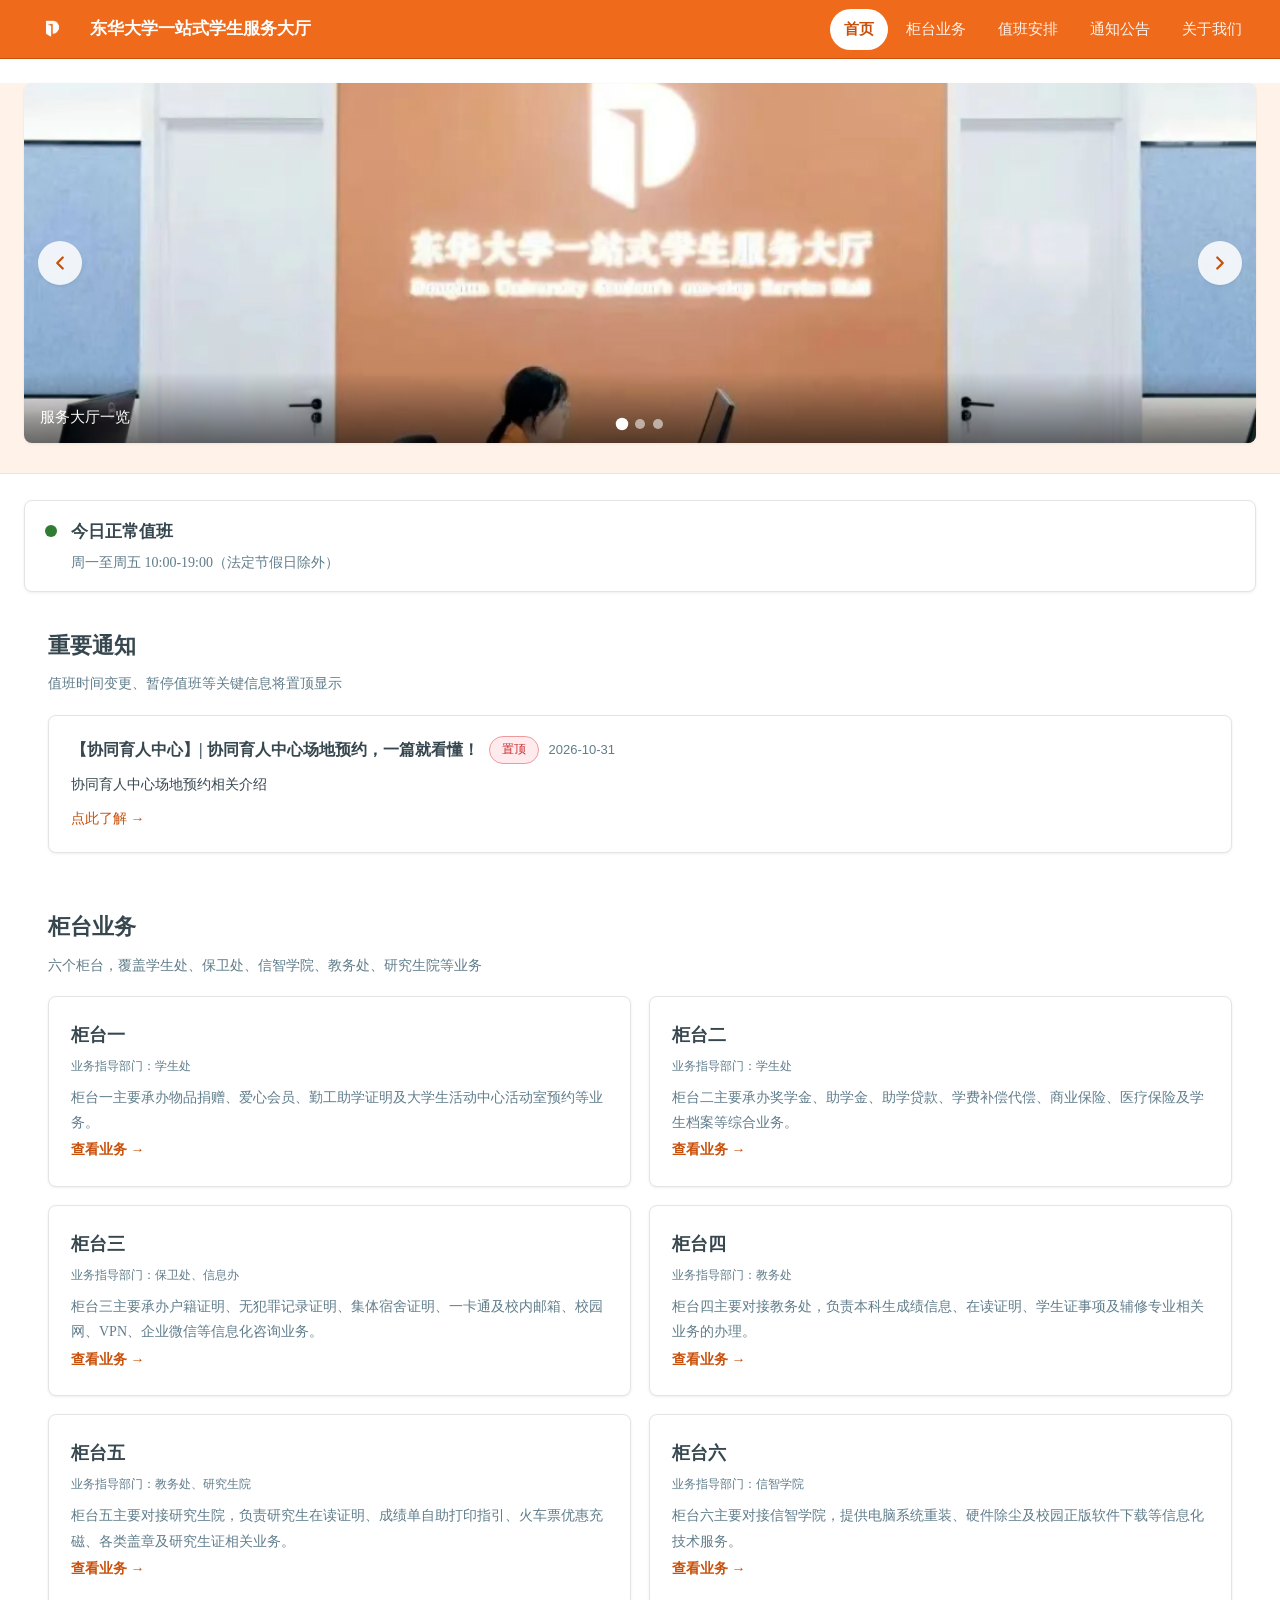
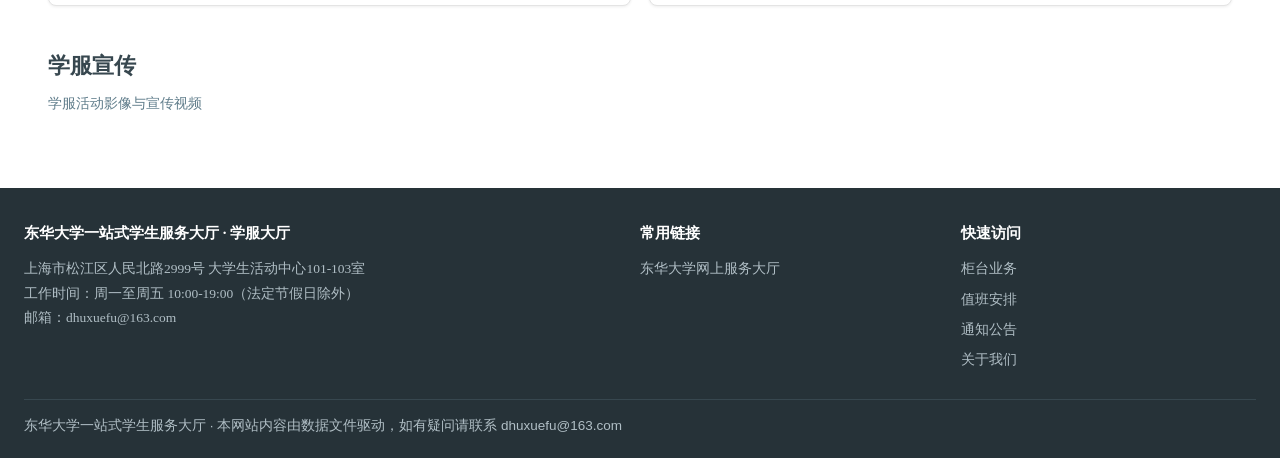
<file: index.html>
<!DOCTYPE html>
<html lang="zh-CN">
<head>
<meta charset="UTF-8">
<meta name="viewport" content="width=device-width, initial-scale=1">
<title>东华大学一站式学生服务大厅</title>
<meta name="description" content="东华大学一站式学生服务大厅：柜台业务查询、值班安排、通知公告，为您提供便捷的校内服务。">
<link rel="stylesheet" href="assets/css/style.css">
<link rel="icon" href="data:image/svg+xml,%3Csvg xmlns='http://www.w3.org/2000/svg' viewBox='0 0 64 64'%3E%3Crect width='64' height='64' rx='14' fill='%23EF6A1A'/%3E%3Cpath d='M26 18h8a14 14 0 0 1 0 28h-8z' fill='%23fff'/%3E%3C/svg%3E">
</head>
<body data-page="home" data-nav="home">
<a class="skip" href="#main">跳到主要内容</a>

<header class="topbar">
  <div class="nav-inner">
    <a class="nav-logo" href="index.html">
      <img src="assets/img/logo-white.png" alt="东华大学一站式学生服务大厅 logo">
      <span class="nav-title">东华大学一站式学生服务大厅</span>
    </a>
    <button class="nav-toggle" aria-label="展开菜单" aria-expanded="false">
      <svg viewBox="0 0 24 24" width="22" height="22" fill="none" stroke="currentColor" stroke-width="2" stroke-linecap="round"><path d="M3 6h18M3 12h18M3 18h18"/></svg>
    </button>
    <nav class="nav-links" aria-label="主导航">
      <a data-nav="home" href="index.html">首页</a>
      <a data-nav="counters" href="counters.html">柜台业务</a>
      <a data-nav="schedule" href="schedule.html">值班安排</a>
      <a data-nav="notices" href="notices.html">通知公告</a>
      <a data-nav="about" href="about.html">关于我们</a>
    </nav>
  </div>
</header>

<main id="main">
  <section class="hero">
    <div id="hero-carousel" class="carousel hidden"></div>
    <div id="hero-fallback" class="hero-inner">
      <img class="hero-logo" src="assets/img/logo-white.png" alt="东华大学一站式学生服务大厅">
      <h1>服务为本 · 用心奉献 · 团结友爱 · 砥砺前行</h1>
      <p class="slogan">大学生活动中心 101-103 室 · 周一至周五 10:00-19:00</p>
      <div class="hero-cta">
        <a class="btn" href="counters.html">查看柜台业务</a>
        <a class="btn ghost" href="schedule.html">查看值班安排</a>
      </div>
    </div>
  </section>

  <div class="container">
    <div id="status-banner"></div>

    <section class="section">
      <div class="container">
        <h2 class="section-title">重要通知</h2>
        <p class="section-sub">值班时间变更、暂停值班等关键信息将置顶显示</p>
        <div id="home-notices"></div>
      </div>
    </section>

    <section class="section">
      <div class="container">
        <h2 class="section-title">柜台业务</h2>
        <p class="section-sub">六个柜台，覆盖学生处、保卫处、信智学院、教务处、研究生院等业务</p>
        <div id="home-counters" class="grid cols-2"></div>
      </div>
    </section>

    <section class="section">
      <div class="container">
        <h2 class="section-title">学服宣传</h2>
        <p class="section-sub">学服活动影像与宣传视频</p>
        <div id="promo-video" class="video-wrap hidden"></div>
      </div>
    </section>
  </div>
</main>

<footer>
  <div class="footer-inner">
    <div class="footer-grid">
      <div>
        <h4 id="foot-site">东华大学一站式学生服务大厅</h4>
        <p id="foot-meta"></p>
      </div>
      <div>
        <h4>常用链接</h4>
        <div id="foot-links" class="footer-links"></div>
      </div>
      <div>
        <h4>快速访问</h4>
        <div class="footer-links">
          <a href="counters.html">柜台业务</a>
          <a href="schedule.html">值班安排</a>
          <a href="notices.html">通知公告</a>
          <a href="about.html">关于我们</a>
        </div>
      </div>
    </div>
    <div class="footer-bottom">
      <p>东华大学一站式学生服务大厅 · 本网站内容由数据文件驱动，如有疑问请联系 <a href="mailto:dhuxuefu@163.com">dhuxuefu@163.com</a></p>
    </div>
  </div>
</footer>

<script src="assets/js/main.js"></script>
</body>
</html>
</file>
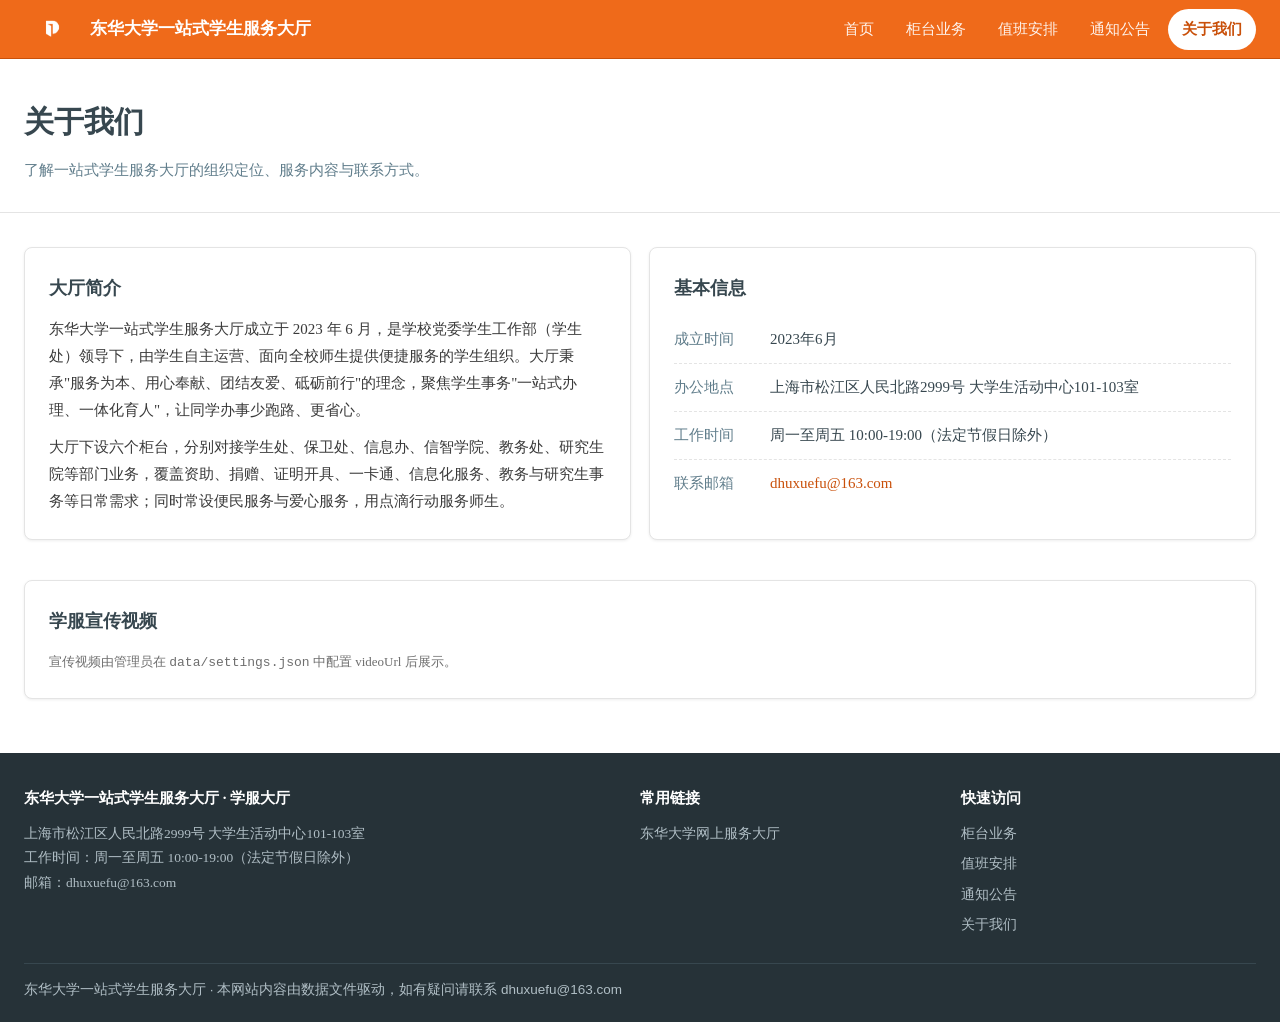
<file: about.html>
<!DOCTYPE html>
<html lang="zh-CN">
<head>
<meta charset="UTF-8">
<meta name="viewport" content="width=device-width, initial-scale=1">
<title>关于我们 · 东华大学一站式学生服务大厅</title>
<link rel="stylesheet" href="assets/css/style.css">
<link rel="icon" href="data:image/svg+xml,%3Csvg xmlns='http://www.w3.org/2000/svg' viewBox='0 0 64 64'%3E%3Crect width='64' height='64' rx='14' fill='%23EF6A1A'/%3E%3Cpath d='M26 18h8a14 14 0 0 1 0 28h-8z' fill='%23fff'/%3E%3C/svg%3E">
</head>
<body data-page="about" data-nav="about">
<a class="skip" href="#main">跳到主要内容</a>

<header class="topbar">
  <div class="nav-inner">
    <a class="nav-logo" href="index.html">
      <img src="assets/img/logo-white.png" alt="东华大学一站式学生服务大厅 logo">
      <span class="nav-title">东华大学一站式学生服务大厅</span>
    </a>
    <button class="nav-toggle" aria-label="展开菜单" aria-expanded="false">
      <svg viewBox="0 0 24 24" width="22" height="22" fill="none" stroke="currentColor" stroke-width="2" stroke-linecap="round"><path d="M3 6h18M3 12h18M3 18h18"/></svg>
    </button>
    <nav class="nav-links" aria-label="主导航">
      <a data-nav="home" href="index.html">首页</a>
      <a data-nav="counters" href="counters.html">柜台业务</a>
      <a data-nav="schedule" href="schedule.html">值班安排</a>
      <a data-nav="notices" href="notices.html">通知公告</a>
      <a data-nav="about" href="about.html">关于我们</a>
    </nav>
  </div>
</header>

<main id="main">
  <section class="page-head">
    <div class="container">
      <h1>关于我们</h1>
      <p>了解一站式学生服务大厅的组织定位、服务内容与联系方式。</p>
    </div>
  </section>

  <section class="section">
    <div class="container">
      <div class="grid cols-2">
        <div class="about-block">
          <h3>大厅简介</h3>
          <p style="font-size:15px;color:#3A3A3A">
            东华大学一站式学生服务大厅成立于 2023 年 6 月，是学校党委学生工作部（学生处）领导下，由学生自主运营、面向全校师生提供便捷服务的学生组织。大厅秉承"服务为本、用心奉献、团结友爱、砥砺前行"的理念，聚焦学生事务"一站式办理、一体化育人"，让同学办事少跑路、更省心。
          </p>
          <p style="font-size:15px;color:#3A3A3A;margin-top:10px">
            大厅下设六个柜台，分别对接学生处、保卫处、信息办、信智学院、教务处、研究生院等部门业务，覆盖资助、捐赠、证明开具、一卡通、信息化服务、教务与研究生事务等日常需求；同时常设便民服务与爱心服务，用点滴行动服务师生。
          </p>
        </div>
        <div class="about-block">
          <h3>基本信息</h3>
          <ul id="about-facts" class="info-list"></ul>
        </div>
      </div>
    </div>
  </section>

  <section class="section">
    <div class="container">
      <div class="about-block">
        <h3>学服宣传视频</h3>
        <div id="promo-video" class="video-wrap hidden"></div>
        <p style="font-size:13px;color:#6E6E6E;margin-top:8px">宣传视频由管理员在 <code>data/settings.json</code> 中配置 videoUrl 后展示。</p>
      </div>
    </div>
  </section>
</main>

<footer>
  <div class="footer-inner">
    <div class="footer-grid">
      <div>
        <h4 id="foot-site">东华大学一站式学生服务大厅</h4>
        <p id="foot-meta"></p>
      </div>
      <div>
        <h4>常用链接</h4>
        <div id="foot-links" class="footer-links"></div>
      </div>
      <div>
        <h4>快速访问</h4>
        <div class="footer-links">
          <a href="counters.html">柜台业务</a>
          <a href="schedule.html">值班安排</a>
          <a href="notices.html">通知公告</a>
          <a href="about.html">关于我们</a>
        </div>
      </div>
    </div>
    <div class="footer-bottom">
      <p>东华大学一站式学生服务大厅 · 本网站内容由数据文件驱动，如有疑问请联系 <a href="mailto:dhuxuefu@163.com">dhuxuefu@163.com</a></p>
    </div>
  </div>
</footer>

<script src="assets/js/main.js"></script>
</body>
</html>
</file>
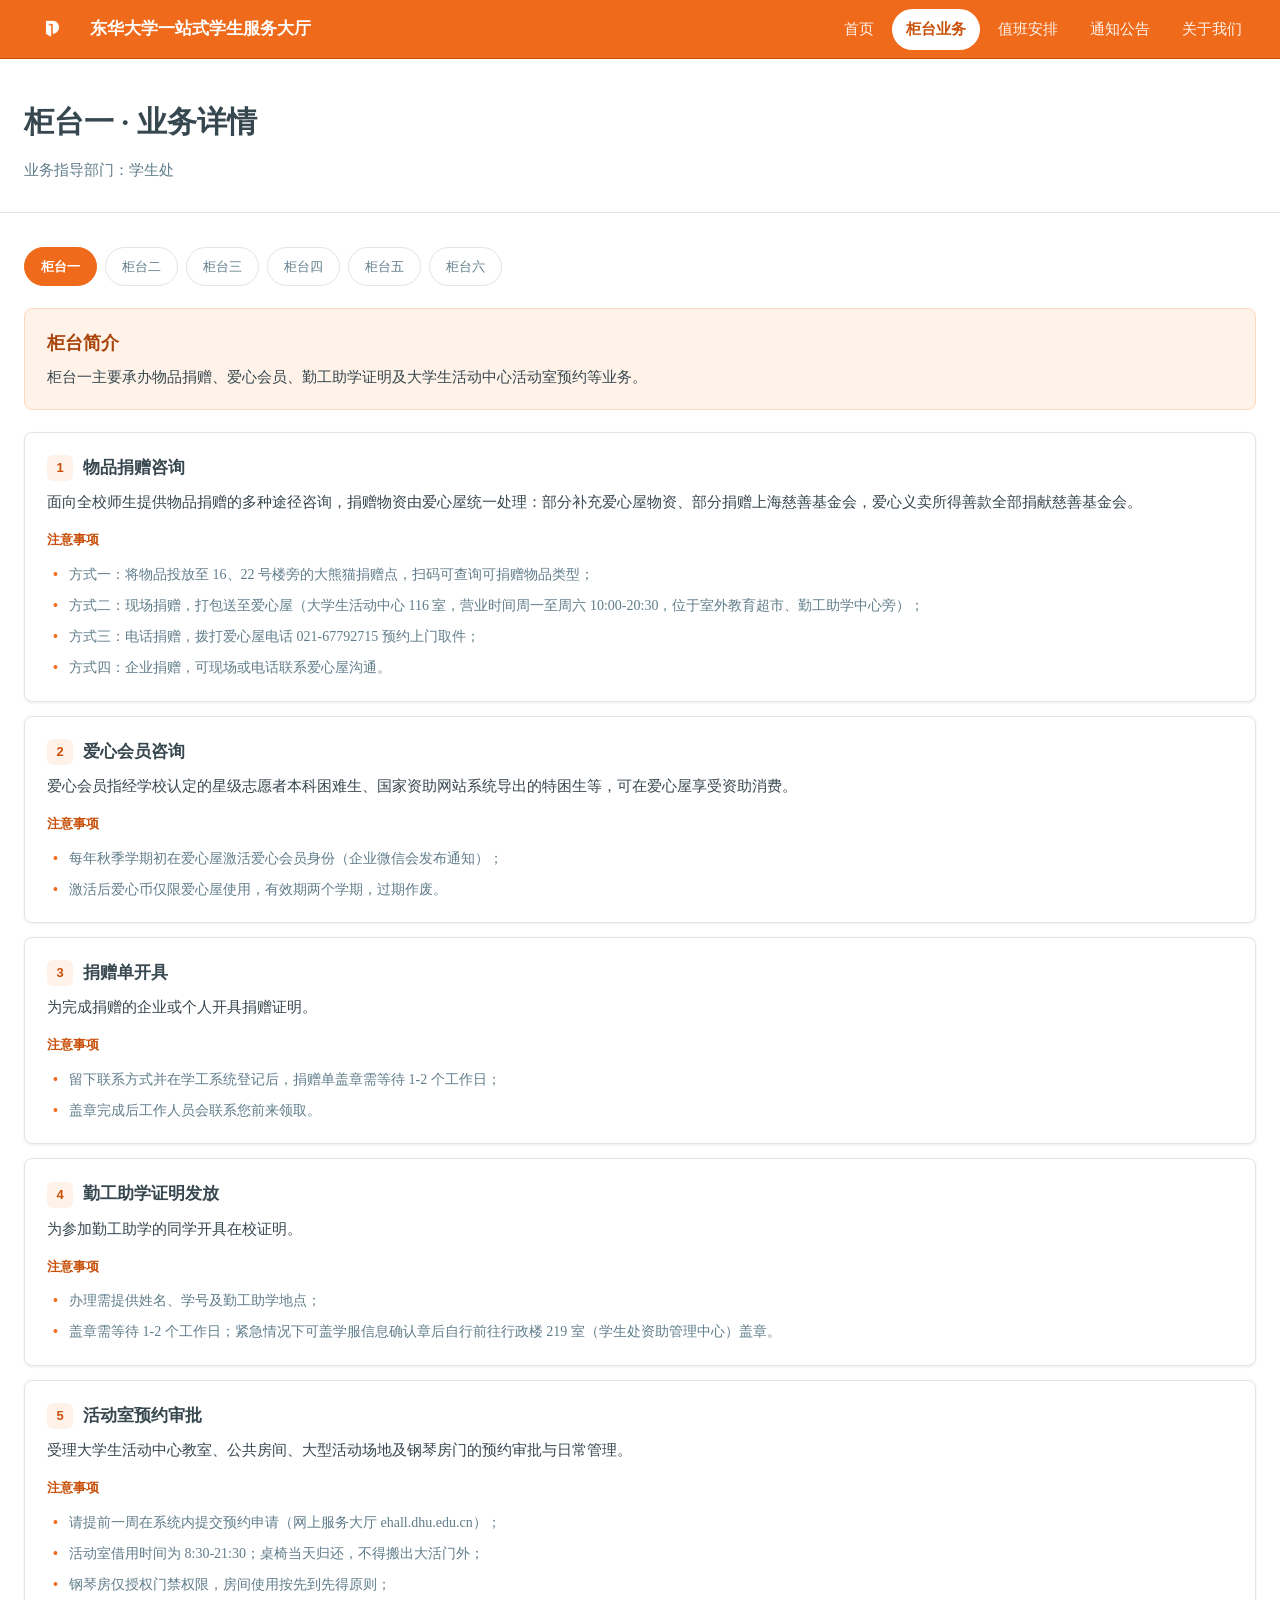
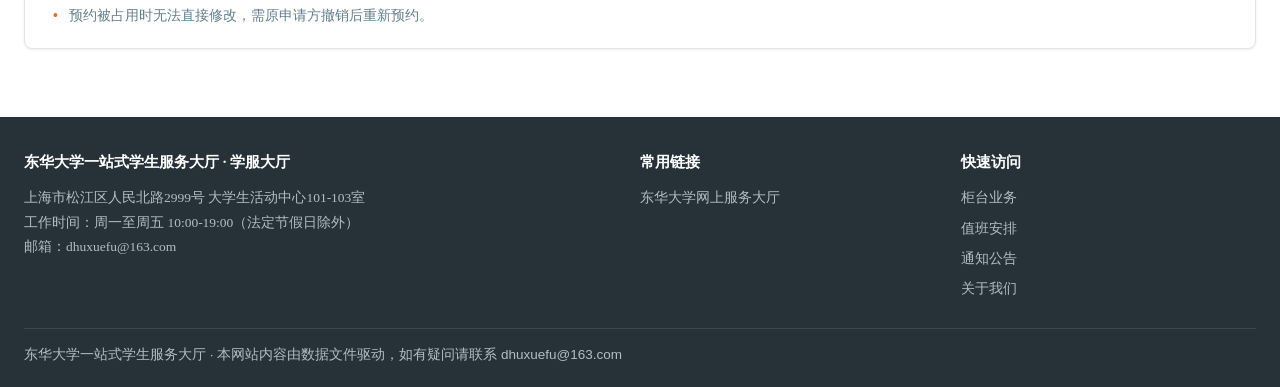
<file: counter1.html>
<!DOCTYPE html>
<html lang="zh-CN">
<head>
<meta charset="UTF-8">
<meta name="viewport" content="width=device-width, initial-scale=1">
<title>柜台业务 · 东华大学一站式学生服务大厅</title>
<link rel="stylesheet" href="assets/css/style.css">
<link rel="icon" href="data:image/svg+xml,%3Csvg xmlns='http://www.w3.org/2000/svg' viewBox='0 0 64 64'%3E%3Crect width='64' height='64' rx='14' fill='%23EF6A1A'/%3E%3Cpath d='M26 18h8a14 14 0 0 1 0 28h-8z' fill='%23fff'/%3E%3C/svg%3E">
</head>
<body data-page="counter-detail" data-counter="c1" data-nav="counters">
<a class="skip" href="#main">跳到主要内容</a>

<header class="topbar">
  <div class="nav-inner">
    <a class="nav-logo" href="index.html">
      <img src="assets/img/logo-white.png" alt="东华大学一站式学生服务大厅 logo">
      <span class="nav-title">东华大学一站式学生服务大厅</span>
    </a>
    <button class="nav-toggle" aria-label="展开菜单" aria-expanded="false">
      <svg viewBox="0 0 24 24" width="22" height="22" fill="none" stroke="currentColor" stroke-width="2" stroke-linecap="round"><path d="M3 6h18M3 12h18M3 18h18"/></svg>
    </button>
    <nav class="nav-links" aria-label="主导航">
      <a data-nav="home" href="index.html">首页</a>
      <a data-nav="counters" href="counters.html">柜台业务</a>
      <a data-nav="schedule" href="schedule.html">值班安排</a>
      <a data-nav="notices" href="notices.html">通知公告</a>
      <a data-nav="about" href="about.html">关于我们</a>
    </nav>
  </div>
</header>

<main id="main">
  <section class="page-head">
    <div class="container">
      <h1 id="counter-head">柜台详情</h1>
      <p id="counter-dept"></p>
    </div>
  </section>

  <section class="section">
    <div class="container">
      <div id="counter-nav" class="counter-nav"></div>
      <div class="counter-intro">
        <h2>柜台简介</h2>
        <p id="counter-intro-text"></p>
      </div>
      <div id="service-list"></div>
    </div>
  </section>
</main>

<footer>
  <div class="footer-inner">
    <div class="footer-grid">
      <div>
        <h4 id="foot-site">东华大学一站式学生服务大厅</h4>
        <p id="foot-meta"></p>
      </div>
      <div>
        <h4>常用链接</h4>
        <div id="foot-links" class="footer-links"></div>
      </div>
      <div>
        <h4>快速访问</h4>
        <div class="footer-links">
          <a href="counters.html">柜台业务</a>
          <a href="schedule.html">值班安排</a>
          <a href="notices.html">通知公告</a>
          <a href="about.html">关于我们</a>
        </div>
      </div>
    </div>
    <div class="footer-bottom">
      <p>东华大学一站式学生服务大厅 · 本网站内容由数据文件驱动，如有疑问请联系 <a href="mailto:dhuxuefu@163.com">dhuxuefu@163.com</a></p>
    </div>
  </div>
</footer>

<script src="assets/js/main.js"></script>
</body>
</html>
</file>
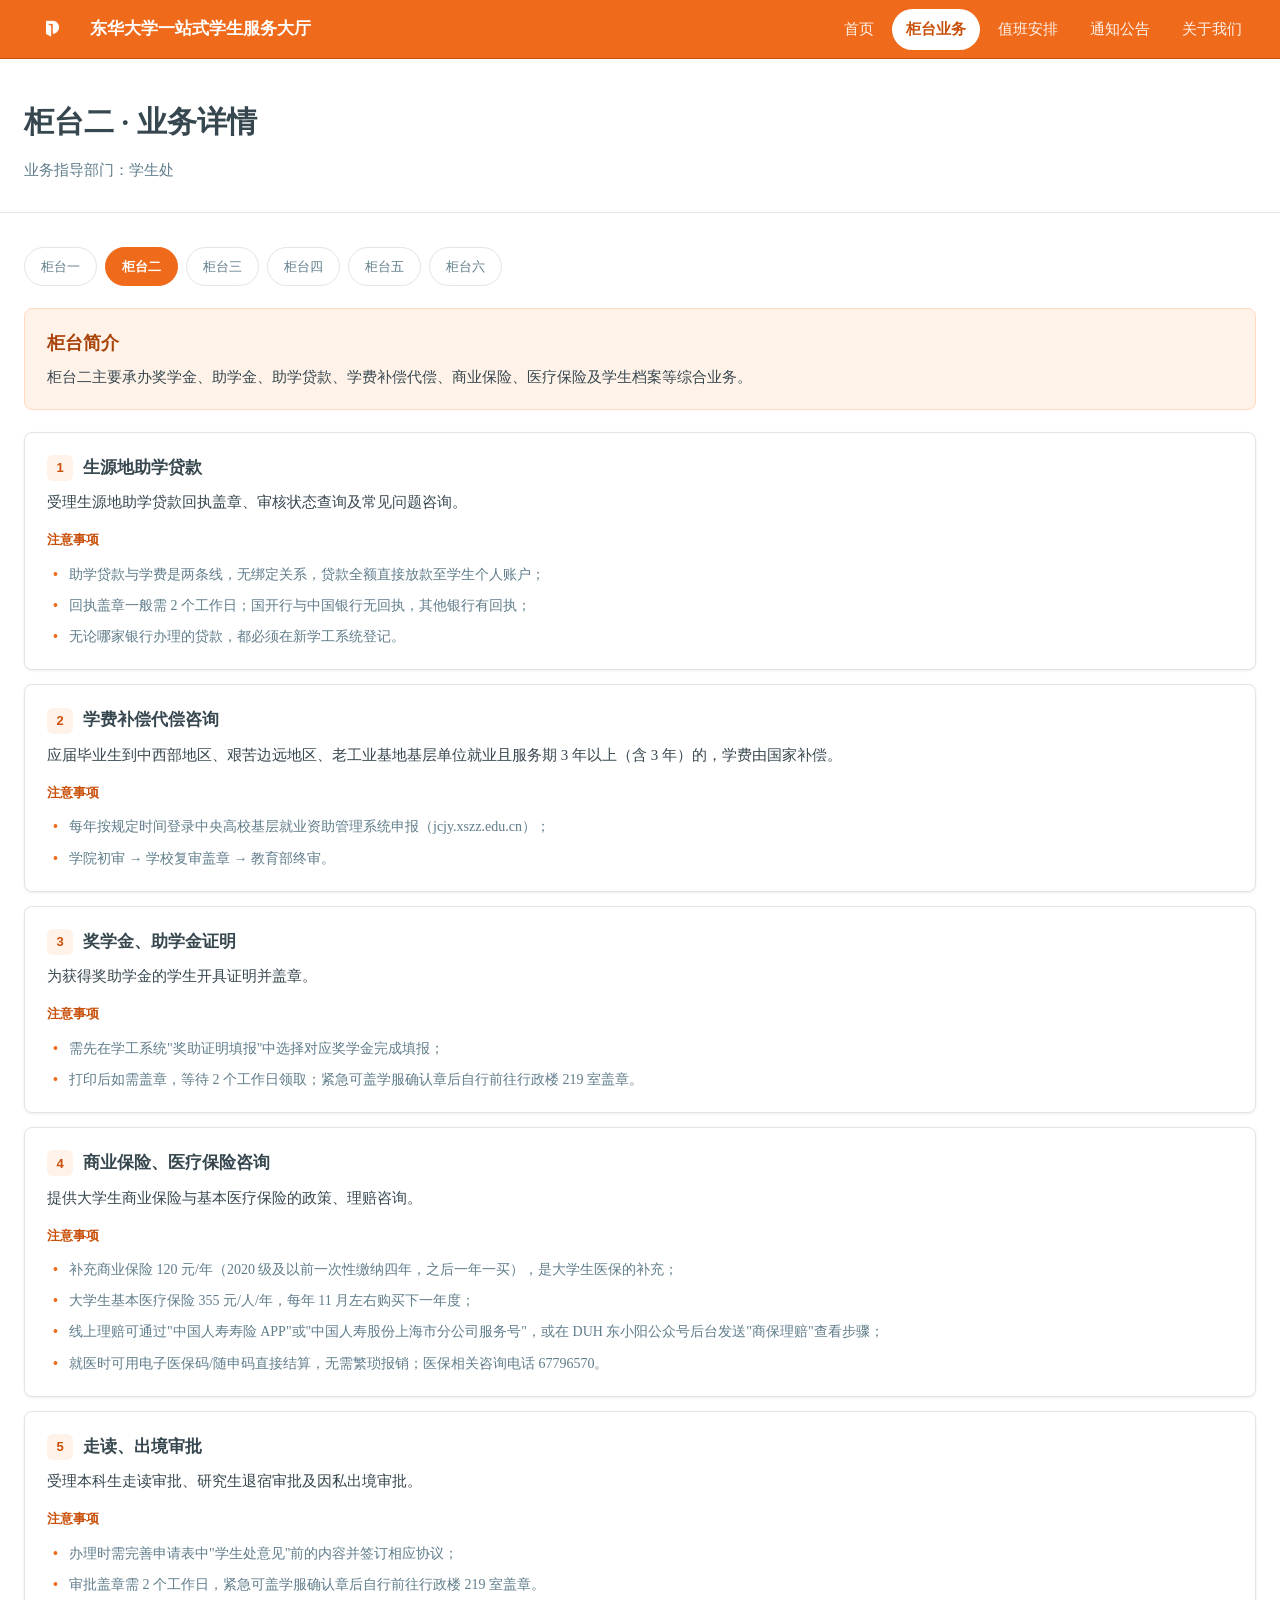
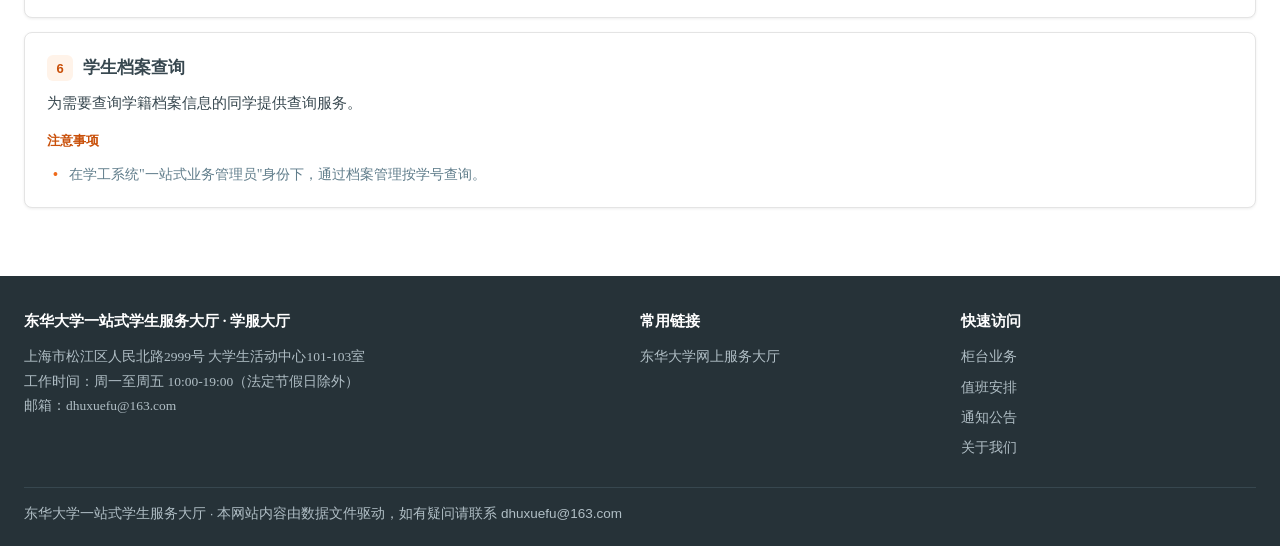
<file: counter2.html>
<!DOCTYPE html>
<html lang="zh-CN">
<head>
<meta charset="UTF-8">
<meta name="viewport" content="width=device-width, initial-scale=1">
<title>柜台业务 · 东华大学一站式学生服务大厅</title>
<link rel="stylesheet" href="assets/css/style.css">
<link rel="icon" href="data:image/svg+xml,%3Csvg xmlns='http://www.w3.org/2000/svg' viewBox='0 0 64 64'%3E%3Crect width='64' height='64' rx='14' fill='%23EF6A1A'/%3E%3Cpath d='M26 18h8a14 14 0 0 1 0 28h-8z' fill='%23fff'/%3E%3C/svg%3E">
</head>
<body data-page="counter-detail" data-counter="c2" data-nav="counters">
<a class="skip" href="#main">跳到主要内容</a>

<header class="topbar">
  <div class="nav-inner">
    <a class="nav-logo" href="index.html">
      <img src="assets/img/logo-white.png" alt="东华大学一站式学生服务大厅 logo">
      <span class="nav-title">东华大学一站式学生服务大厅</span>
    </a>
    <button class="nav-toggle" aria-label="展开菜单" aria-expanded="false">
      <svg viewBox="0 0 24 24" width="22" height="22" fill="none" stroke="currentColor" stroke-width="2" stroke-linecap="round"><path d="M3 6h18M3 12h18M3 18h18"/></svg>
    </button>
    <nav class="nav-links" aria-label="主导航">
      <a data-nav="home" href="index.html">首页</a>
      <a data-nav="counters" href="counters.html">柜台业务</a>
      <a data-nav="schedule" href="schedule.html">值班安排</a>
      <a data-nav="notices" href="notices.html">通知公告</a>
      <a data-nav="about" href="about.html">关于我们</a>
    </nav>
  </div>
</header>

<main id="main">
  <section class="page-head">
    <div class="container">
      <h1 id="counter-head">柜台详情</h1>
      <p id="counter-dept"></p>
    </div>
  </section>

  <section class="section">
    <div class="container">
      <div id="counter-nav" class="counter-nav"></div>
      <div class="counter-intro">
        <h2>柜台简介</h2>
        <p id="counter-intro-text"></p>
      </div>
      <div id="service-list"></div>
    </div>
  </section>
</main>

<footer>
  <div class="footer-inner">
    <div class="footer-grid">
      <div>
        <h4 id="foot-site">东华大学一站式学生服务大厅</h4>
        <p id="foot-meta"></p>
      </div>
      <div>
        <h4>常用链接</h4>
        <div id="foot-links" class="footer-links"></div>
      </div>
      <div>
        <h4>快速访问</h4>
        <div class="footer-links">
          <a href="counters.html">柜台业务</a>
          <a href="schedule.html">值班安排</a>
          <a href="notices.html">通知公告</a>
          <a href="about.html">关于我们</a>
        </div>
      </div>
    </div>
    <div class="footer-bottom">
      <p>东华大学一站式学生服务大厅 · 本网站内容由数据文件驱动，如有疑问请联系 <a href="mailto:dhuxuefu@163.com">dhuxuefu@163.com</a></p>
    </div>
  </div>
</footer>

<script src="assets/js/main.js"></script>
</body>
</html>
</file>
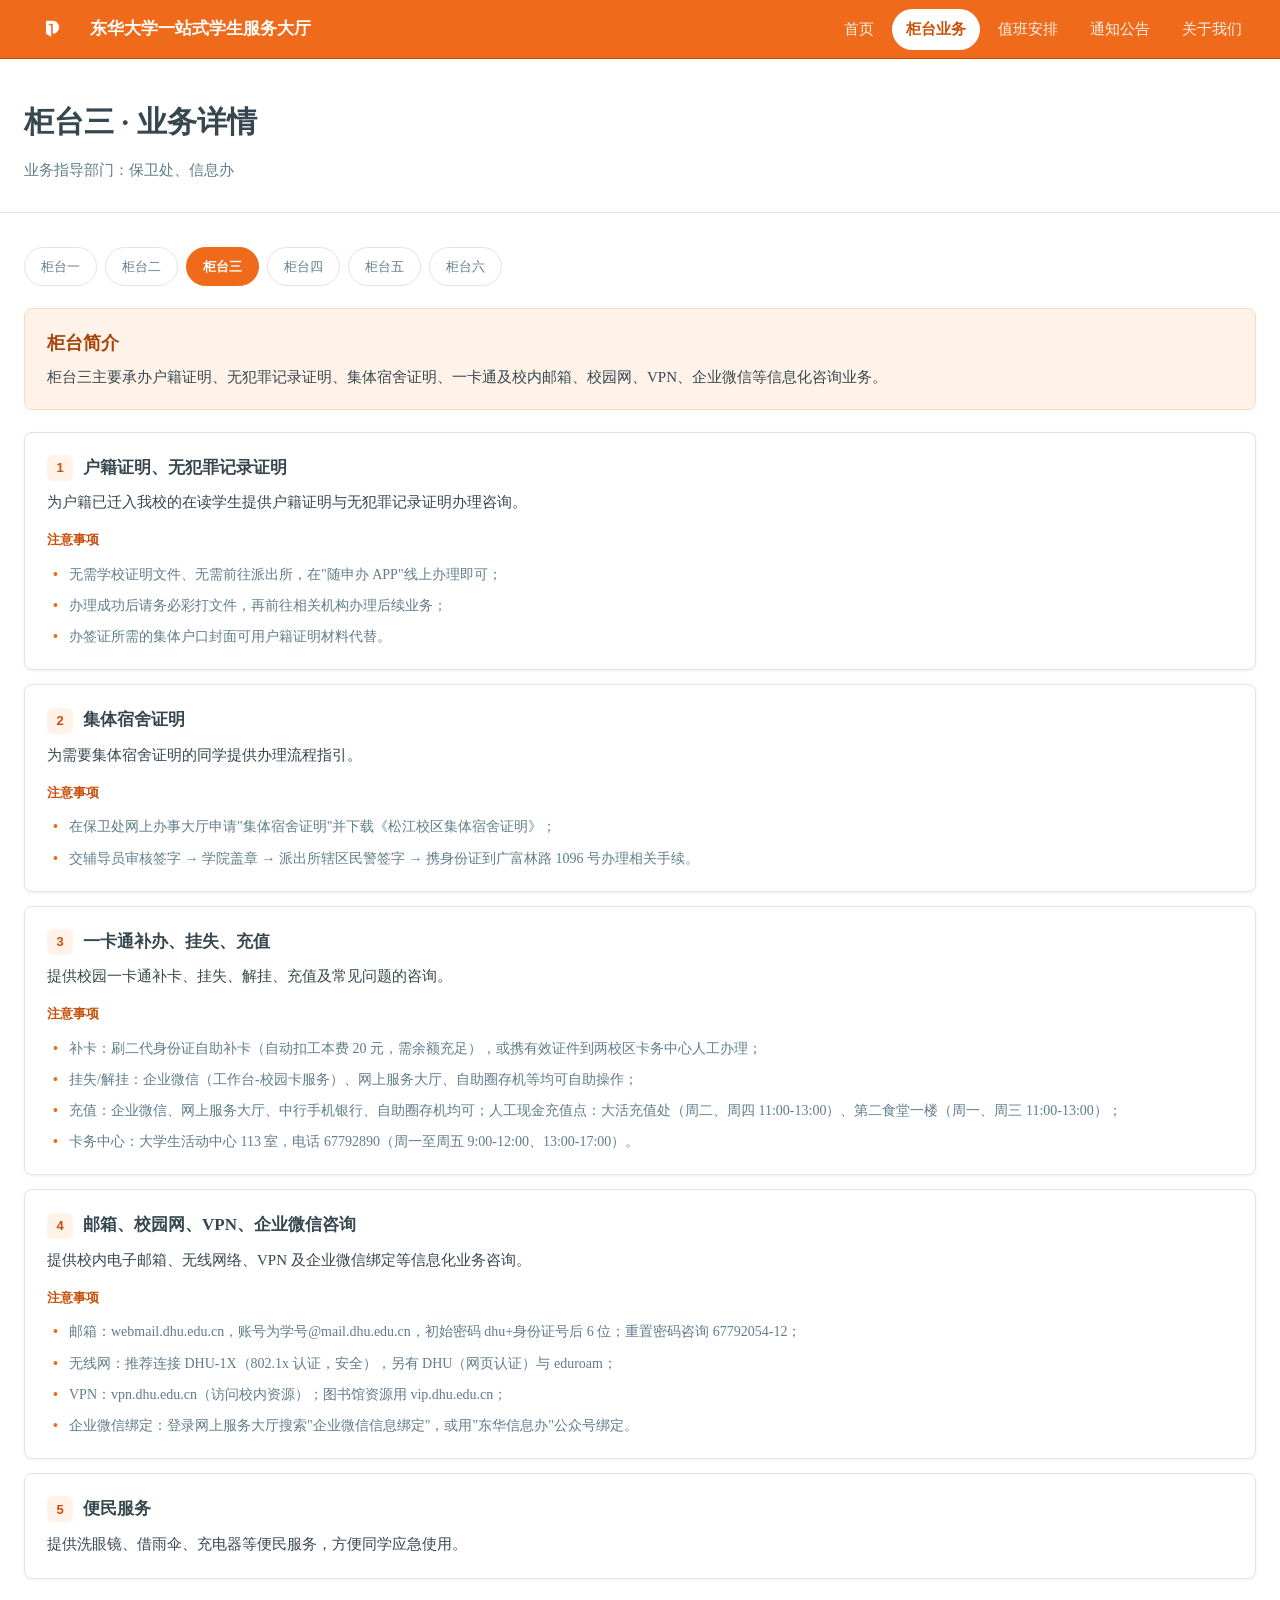
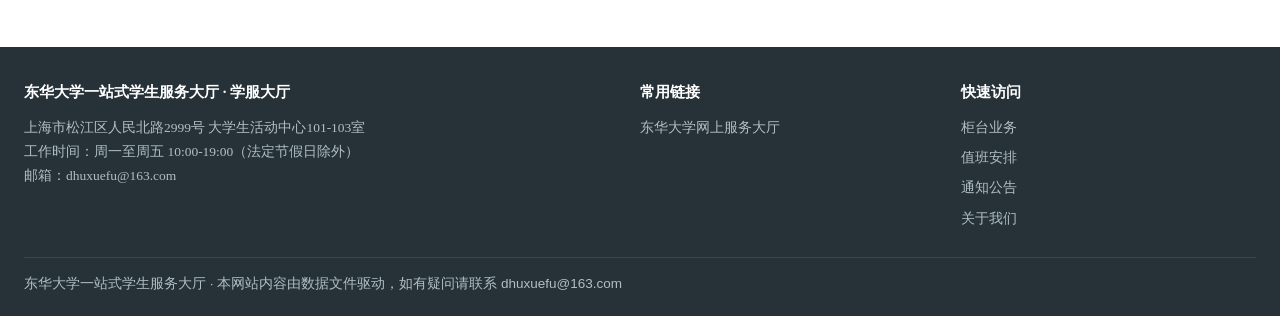
<file: counter3.html>
<!DOCTYPE html>
<html lang="zh-CN">
<head>
<meta charset="UTF-8">
<meta name="viewport" content="width=device-width, initial-scale=1">
<title>柜台业务 · 东华大学一站式学生服务大厅</title>
<link rel="stylesheet" href="assets/css/style.css">
<link rel="icon" href="data:image/svg+xml,%3Csvg xmlns='http://www.w3.org/2000/svg' viewBox='0 0 64 64'%3E%3Crect width='64' height='64' rx='14' fill='%23EF6A1A'/%3E%3Cpath d='M26 18h8a14 14 0 0 1 0 28h-8z' fill='%23fff'/%3E%3C/svg%3E">
</head>
<body data-page="counter-detail" data-counter="c3" data-nav="counters">
<a class="skip" href="#main">跳到主要内容</a>

<header class="topbar">
  <div class="nav-inner">
    <a class="nav-logo" href="index.html">
      <img src="assets/img/logo-white.png" alt="东华大学一站式学生服务大厅 logo">
      <span class="nav-title">东华大学一站式学生服务大厅</span>
    </a>
    <button class="nav-toggle" aria-label="展开菜单" aria-expanded="false">
      <svg viewBox="0 0 24 24" width="22" height="22" fill="none" stroke="currentColor" stroke-width="2" stroke-linecap="round"><path d="M3 6h18M3 12h18M3 18h18"/></svg>
    </button>
    <nav class="nav-links" aria-label="主导航">
      <a data-nav="home" href="index.html">首页</a>
      <a data-nav="counters" href="counters.html">柜台业务</a>
      <a data-nav="schedule" href="schedule.html">值班安排</a>
      <a data-nav="notices" href="notices.html">通知公告</a>
      <a data-nav="about" href="about.html">关于我们</a>
    </nav>
  </div>
</header>

<main id="main">
  <section class="page-head">
    <div class="container">
      <h1 id="counter-head">柜台详情</h1>
      <p id="counter-dept"></p>
    </div>
  </section>

  <section class="section">
    <div class="container">
      <div id="counter-nav" class="counter-nav"></div>
      <div class="counter-intro">
        <h2>柜台简介</h2>
        <p id="counter-intro-text"></p>
      </div>
      <div id="service-list"></div>
    </div>
  </section>
</main>

<footer>
  <div class="footer-inner">
    <div class="footer-grid">
      <div>
        <h4 id="foot-site">东华大学一站式学生服务大厅</h4>
        <p id="foot-meta"></p>
      </div>
      <div>
        <h4>常用链接</h4>
        <div id="foot-links" class="footer-links"></div>
      </div>
      <div>
        <h4>快速访问</h4>
        <div class="footer-links">
          <a href="counters.html">柜台业务</a>
          <a href="schedule.html">值班安排</a>
          <a href="notices.html">通知公告</a>
          <a href="about.html">关于我们</a>
        </div>
      </div>
    </div>
    <div class="footer-bottom">
      <p>东华大学一站式学生服务大厅 · 本网站内容由数据文件驱动，如有疑问请联系 <a href="mailto:dhuxuefu@163.com">dhuxuefu@163.com</a></p>
    </div>
  </div>
</footer>

<script src="assets/js/main.js"></script>
</body>
</html>
</file>
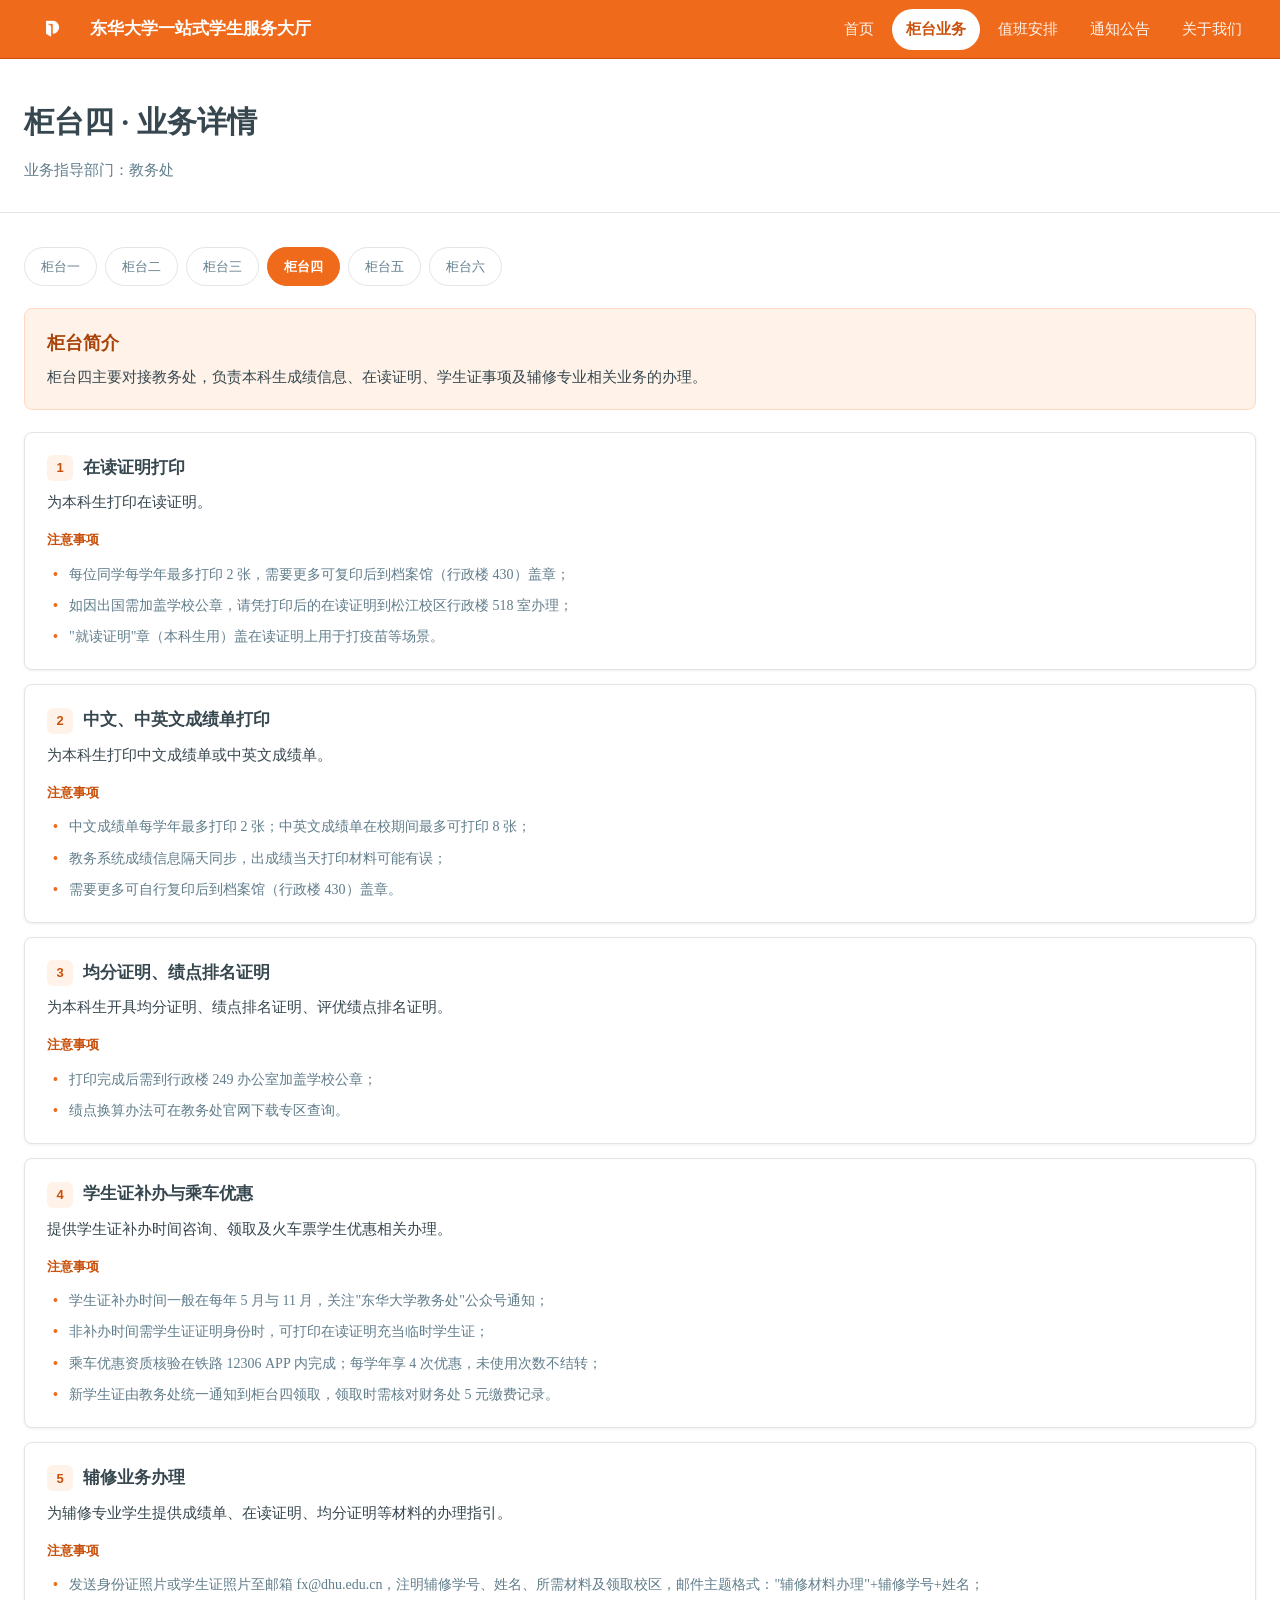
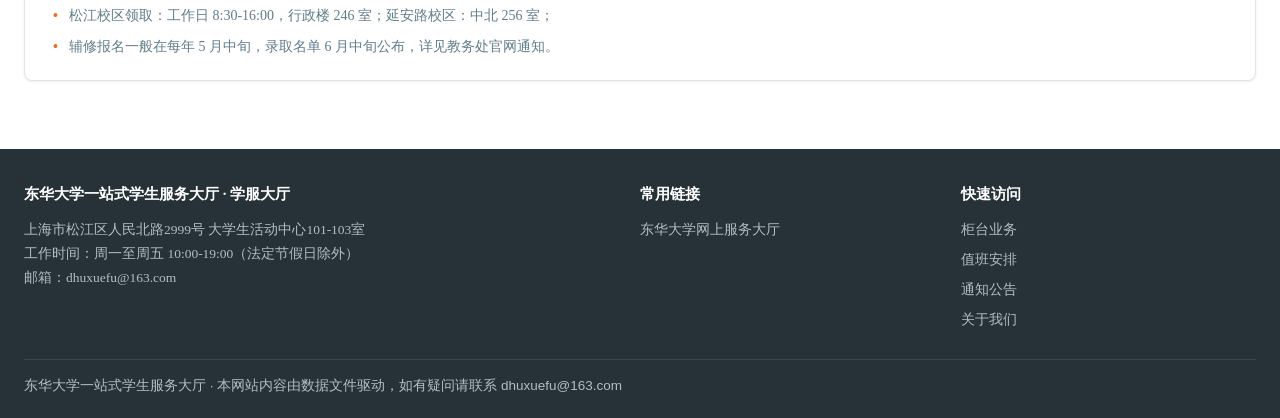
<file: counter4.html>
<!DOCTYPE html>
<html lang="zh-CN">
<head>
<meta charset="UTF-8">
<meta name="viewport" content="width=device-width, initial-scale=1">
<title>柜台业务 · 东华大学一站式学生服务大厅</title>
<link rel="stylesheet" href="assets/css/style.css">
<link rel="icon" href="data:image/svg+xml,%3Csvg xmlns='http://www.w3.org/2000/svg' viewBox='0 0 64 64'%3E%3Crect width='64' height='64' rx='14' fill='%23EF6A1A'/%3E%3Cpath d='M26 18h8a14 14 0 0 1 0 28h-8z' fill='%23fff'/%3E%3C/svg%3E">
</head>
<body data-page="counter-detail" data-counter="c4" data-nav="counters">
<a class="skip" href="#main">跳到主要内容</a>

<header class="topbar">
  <div class="nav-inner">
    <a class="nav-logo" href="index.html">
      <img src="assets/img/logo-white.png" alt="东华大学一站式学生服务大厅 logo">
      <span class="nav-title">东华大学一站式学生服务大厅</span>
    </a>
    <button class="nav-toggle" aria-label="展开菜单" aria-expanded="false">
      <svg viewBox="0 0 24 24" width="22" height="22" fill="none" stroke="currentColor" stroke-width="2" stroke-linecap="round"><path d="M3 6h18M3 12h18M3 18h18"/></svg>
    </button>
    <nav class="nav-links" aria-label="主导航">
      <a data-nav="home" href="index.html">首页</a>
      <a data-nav="counters" href="counters.html">柜台业务</a>
      <a data-nav="schedule" href="schedule.html">值班安排</a>
      <a data-nav="notices" href="notices.html">通知公告</a>
      <a data-nav="about" href="about.html">关于我们</a>
    </nav>
  </div>
</header>

<main id="main">
  <section class="page-head">
    <div class="container">
      <h1 id="counter-head">柜台详情</h1>
      <p id="counter-dept"></p>
    </div>
  </section>

  <section class="section">
    <div class="container">
      <div id="counter-nav" class="counter-nav"></div>
      <div class="counter-intro">
        <h2>柜台简介</h2>
        <p id="counter-intro-text"></p>
      </div>
      <div id="service-list"></div>
    </div>
  </section>
</main>

<footer>
  <div class="footer-inner">
    <div class="footer-grid">
      <div>
        <h4 id="foot-site">东华大学一站式学生服务大厅</h4>
        <p id="foot-meta"></p>
      </div>
      <div>
        <h4>常用链接</h4>
        <div id="foot-links" class="footer-links"></div>
      </div>
      <div>
        <h4>快速访问</h4>
        <div class="footer-links">
          <a href="counters.html">柜台业务</a>
          <a href="schedule.html">值班安排</a>
          <a href="notices.html">通知公告</a>
          <a href="about.html">关于我们</a>
        </div>
      </div>
    </div>
    <div class="footer-bottom">
      <p>东华大学一站式学生服务大厅 · 本网站内容由数据文件驱动，如有疑问请联系 <a href="mailto:dhuxuefu@163.com">dhuxuefu@163.com</a></p>
    </div>
  </div>
</footer>

<script src="assets/js/main.js"></script>
</body>
</html>
</file>
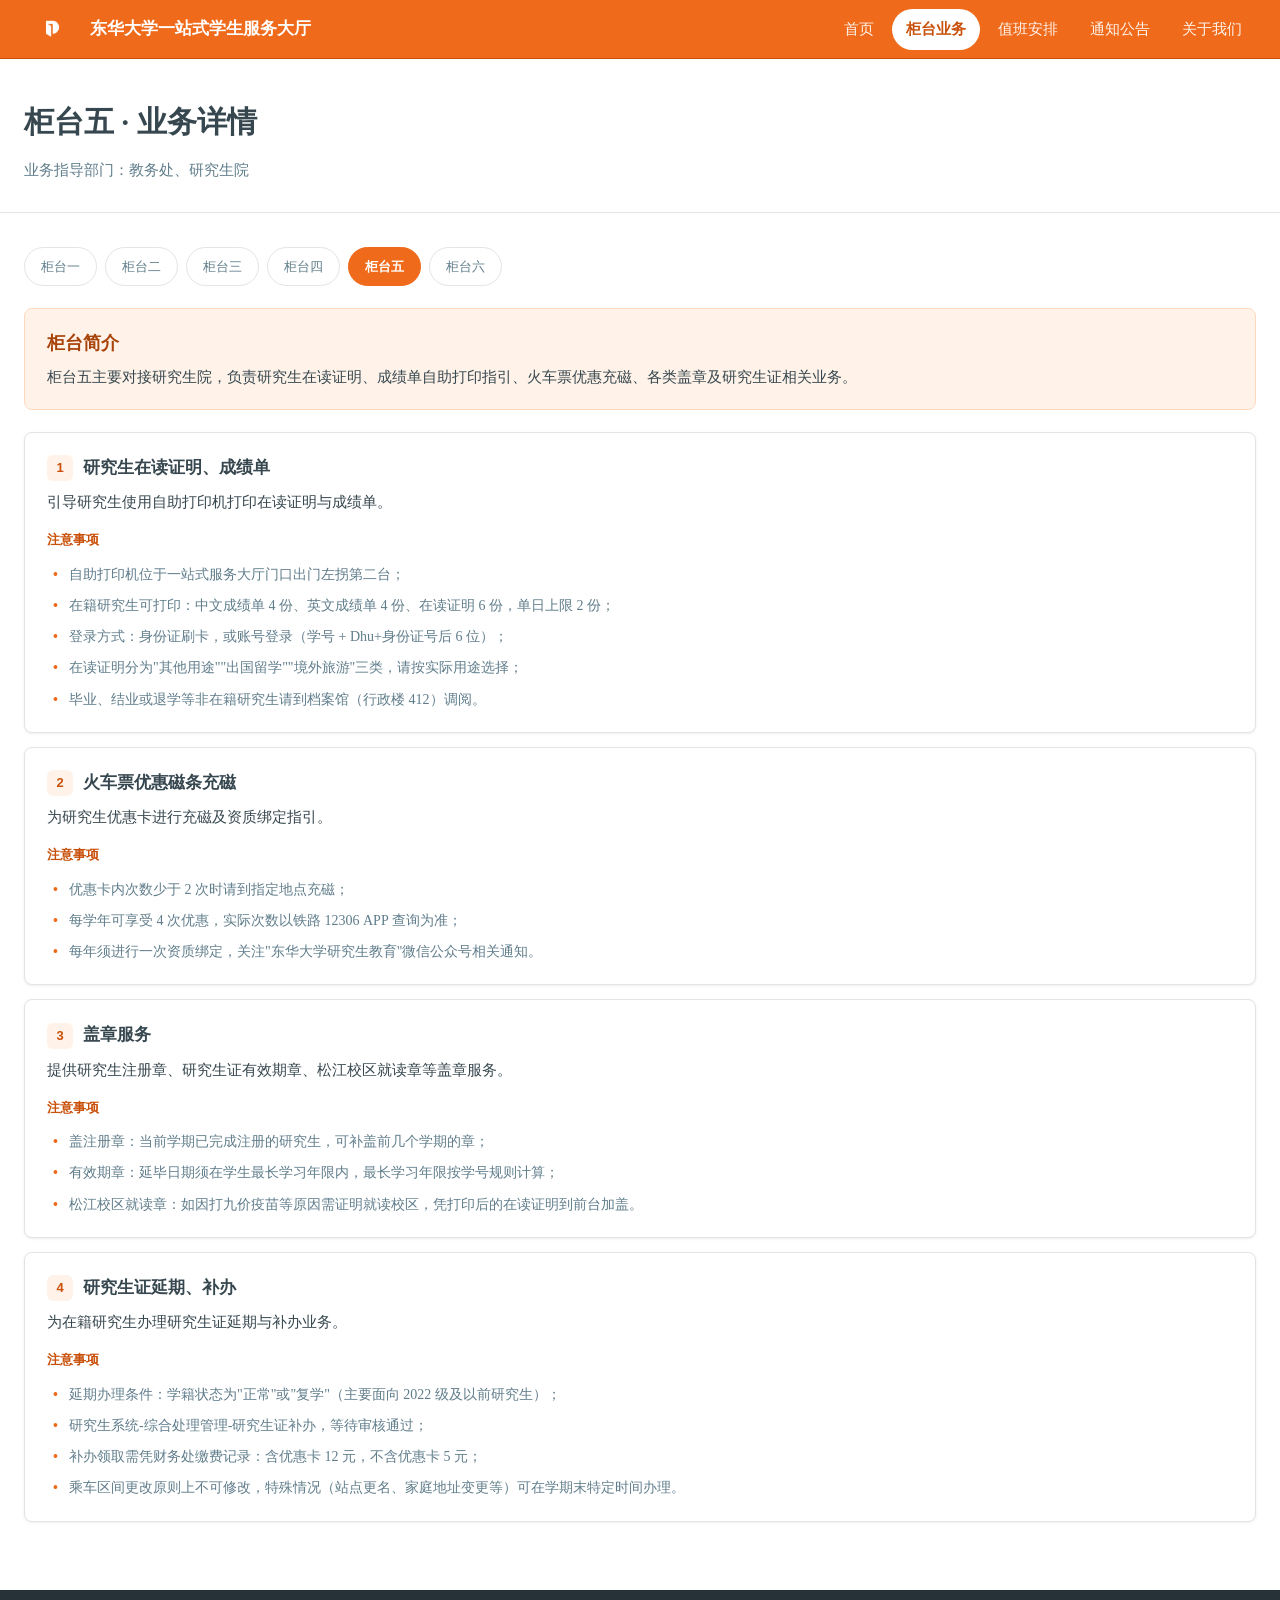
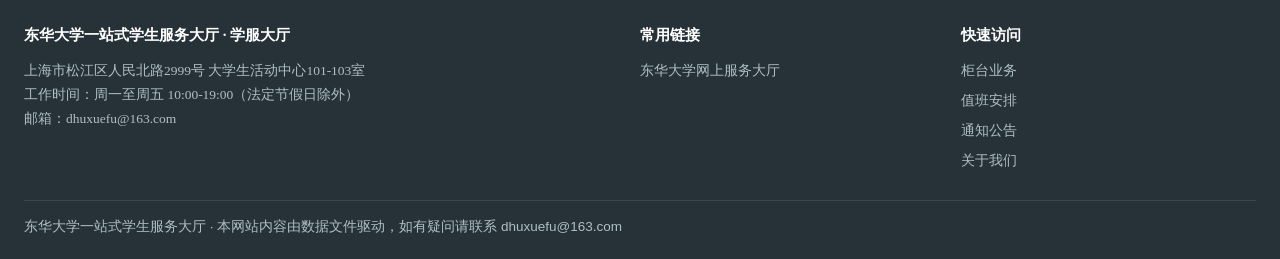
<file: counter5.html>
<!DOCTYPE html>
<html lang="zh-CN">
<head>
<meta charset="UTF-8">
<meta name="viewport" content="width=device-width, initial-scale=1">
<title>柜台业务 · 东华大学一站式学生服务大厅</title>
<link rel="stylesheet" href="assets/css/style.css">
<link rel="icon" href="data:image/svg+xml,%3Csvg xmlns='http://www.w3.org/2000/svg' viewBox='0 0 64 64'%3E%3Crect width='64' height='64' rx='14' fill='%23EF6A1A'/%3E%3Cpath d='M26 18h8a14 14 0 0 1 0 28h-8z' fill='%23fff'/%3E%3C/svg%3E">
</head>
<body data-page="counter-detail" data-counter="c5" data-nav="counters">
<a class="skip" href="#main">跳到主要内容</a>

<header class="topbar">
  <div class="nav-inner">
    <a class="nav-logo" href="index.html">
      <img src="assets/img/logo-white.png" alt="东华大学一站式学生服务大厅 logo">
      <span class="nav-title">东华大学一站式学生服务大厅</span>
    </a>
    <button class="nav-toggle" aria-label="展开菜单" aria-expanded="false">
      <svg viewBox="0 0 24 24" width="22" height="22" fill="none" stroke="currentColor" stroke-width="2" stroke-linecap="round"><path d="M3 6h18M3 12h18M3 18h18"/></svg>
    </button>
    <nav class="nav-links" aria-label="主导航">
      <a data-nav="home" href="index.html">首页</a>
      <a data-nav="counters" href="counters.html">柜台业务</a>
      <a data-nav="schedule" href="schedule.html">值班安排</a>
      <a data-nav="notices" href="notices.html">通知公告</a>
      <a data-nav="about" href="about.html">关于我们</a>
    </nav>
  </div>
</header>

<main id="main">
  <section class="page-head">
    <div class="container">
      <h1 id="counter-head">柜台详情</h1>
      <p id="counter-dept"></p>
    </div>
  </section>

  <section class="section">
    <div class="container">
      <div id="counter-nav" class="counter-nav"></div>
      <div class="counter-intro">
        <h2>柜台简介</h2>
        <p id="counter-intro-text"></p>
      </div>
      <div id="service-list"></div>
    </div>
  </section>
</main>

<footer>
  <div class="footer-inner">
    <div class="footer-grid">
      <div>
        <h4 id="foot-site">东华大学一站式学生服务大厅</h4>
        <p id="foot-meta"></p>
      </div>
      <div>
        <h4>常用链接</h4>
        <div id="foot-links" class="footer-links"></div>
      </div>
      <div>
        <h4>快速访问</h4>
        <div class="footer-links">
          <a href="counters.html">柜台业务</a>
          <a href="schedule.html">值班安排</a>
          <a href="notices.html">通知公告</a>
          <a href="about.html">关于我们</a>
        </div>
      </div>
    </div>
    <div class="footer-bottom">
      <p>东华大学一站式学生服务大厅 · 本网站内容由数据文件驱动，如有疑问请联系 <a href="mailto:dhuxuefu@163.com">dhuxuefu@163.com</a></p>
    </div>
  </div>
</footer>

<script src="assets/js/main.js"></script>
</body>
</html>
</file>
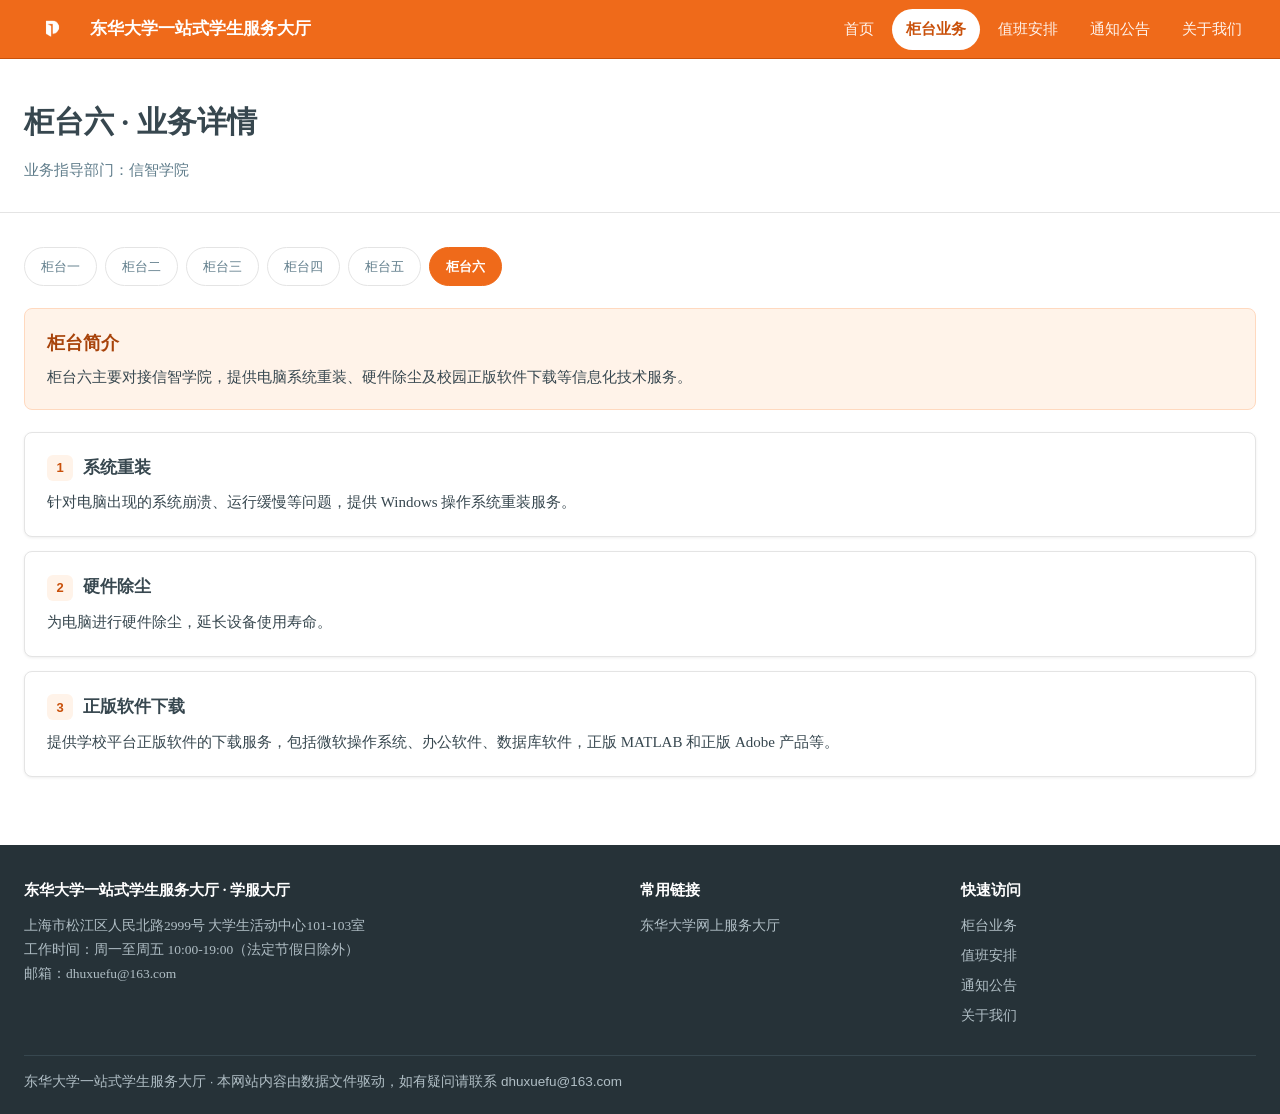
<file: counter6.html>
<!DOCTYPE html>
<html lang="zh-CN">
<head>
<meta charset="UTF-8">
<meta name="viewport" content="width=device-width, initial-scale=1">
<title>柜台业务 · 东华大学一站式学生服务大厅</title>
<link rel="stylesheet" href="assets/css/style.css">
<link rel="icon" href="data:image/svg+xml,%3Csvg xmlns='http://www.w3.org/2000/svg' viewBox='0 0 64 64'%3E%3Crect width='64' height='64' rx='14' fill='%23EF6A1A'/%3E%3Cpath d='M26 18h8a14 14 0 0 1 0 28h-8z' fill='%23fff'/%3E%3C/svg%3E">
</head>
<body data-page="counter-detail" data-counter="c6" data-nav="counters">
<a class="skip" href="#main">跳到主要内容</a>

<header class="topbar">
  <div class="nav-inner">
    <a class="nav-logo" href="index.html">
      <img src="assets/img/logo-white.png" alt="东华大学一站式学生服务大厅 logo">
      <span class="nav-title">东华大学一站式学生服务大厅</span>
    </a>
    <button class="nav-toggle" aria-label="展开菜单" aria-expanded="false">
      <svg viewBox="0 0 24 24" width="22" height="22" fill="none" stroke="currentColor" stroke-width="2" stroke-linecap="round"><path d="M3 6h18M3 12h18M3 18h18"/></svg>
    </button>
    <nav class="nav-links" aria-label="主导航">
      <a data-nav="home" href="index.html">首页</a>
      <a data-nav="counters" href="counters.html">柜台业务</a>
      <a data-nav="schedule" href="schedule.html">值班安排</a>
      <a data-nav="notices" href="notices.html">通知公告</a>
      <a data-nav="about" href="about.html">关于我们</a>
    </nav>
  </div>
</header>

<main id="main">
  <section class="page-head">
    <div class="container">
      <h1 id="counter-head">柜台详情</h1>
      <p id="counter-dept"></p>
    </div>
  </section>

  <section class="section">
    <div class="container">
      <div id="counter-nav" class="counter-nav"></div>
      <div class="counter-intro">
        <h2>柜台简介</h2>
        <p id="counter-intro-text"></p>
      </div>
      <div id="service-list"></div>
    </div>
  </section>
</main>

<footer>
  <div class="footer-inner">
    <div class="footer-grid">
      <div>
        <h4 id="foot-site">东华大学一站式学生服务大厅</h4>
        <p id="foot-meta"></p>
      </div>
      <div>
        <h4>常用链接</h4>
        <div id="foot-links" class="footer-links"></div>
      </div>
      <div>
        <h4>快速访问</h4>
        <div class="footer-links">
          <a href="counters.html">柜台业务</a>
          <a href="schedule.html">值班安排</a>
          <a href="notices.html">通知公告</a>
          <a href="about.html">关于我们</a>
        </div>
      </div>
    </div>
    <div class="footer-bottom">
      <p>东华大学一站式学生服务大厅 · 本网站内容由数据文件驱动，如有疑问请联系 <a href="mailto:dhuxuefu@163.com">dhuxuefu@163.com</a></p>
    </div>
  </div>
</footer>

<script src="assets/js/main.js"></script>
</body>
</html>
</file>
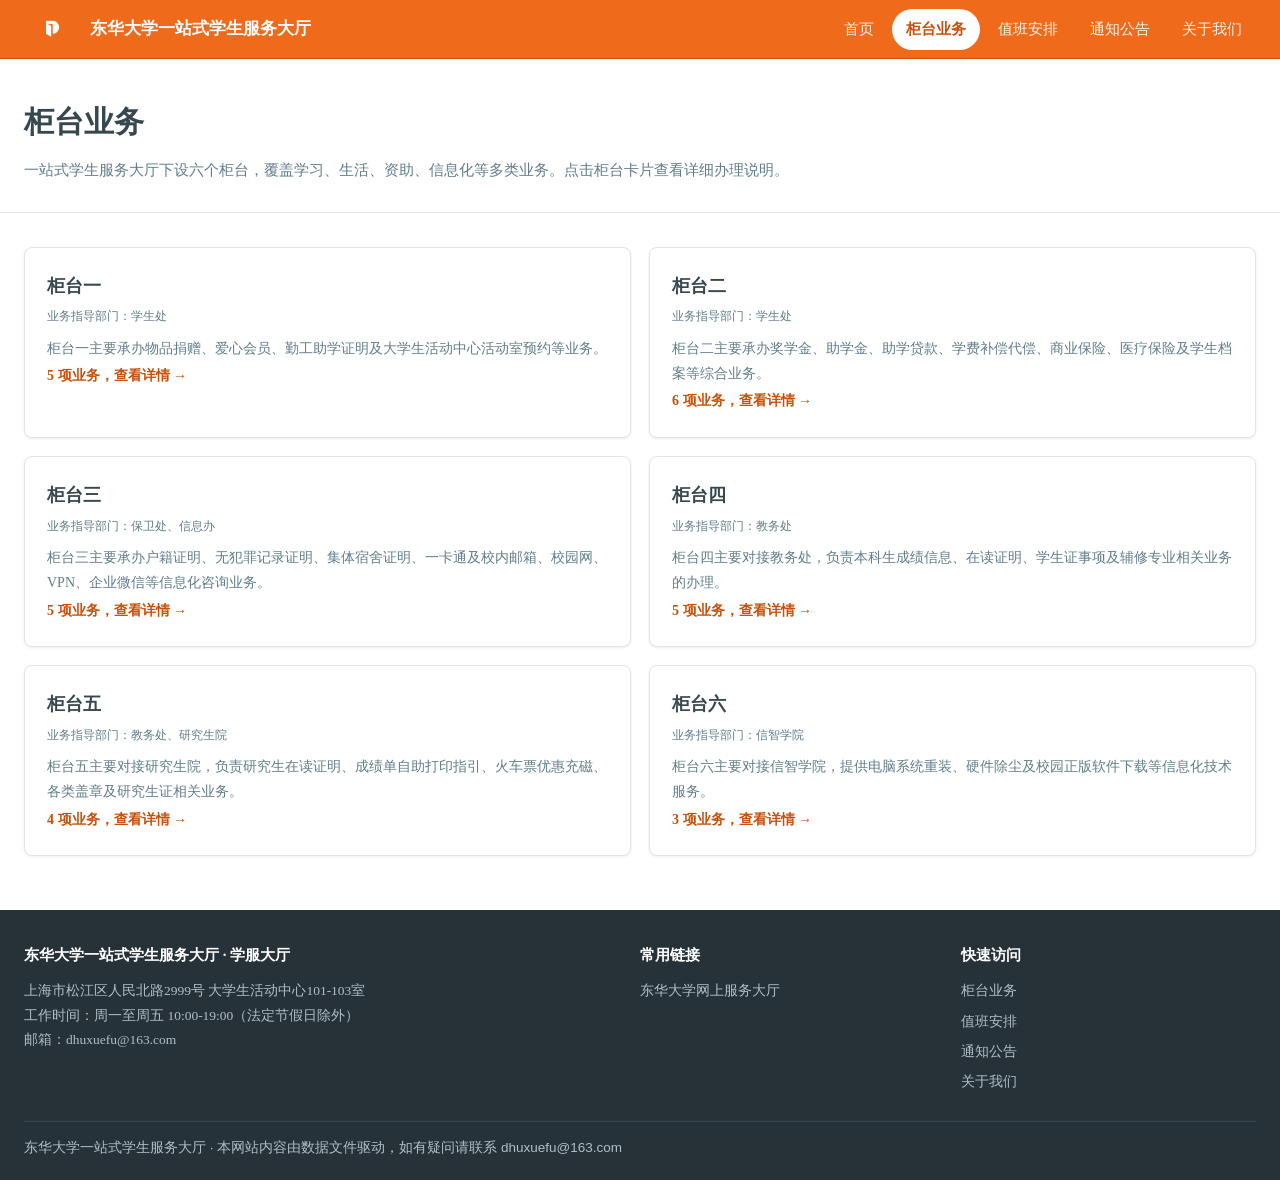
<file: counters.html>
<!DOCTYPE html>
<html lang="zh-CN">
<head>
<meta charset="UTF-8">
<meta name="viewport" content="width=device-width, initial-scale=1">
<title>柜台业务 · 东华大学一站式学生服务大厅</title>
<link rel="stylesheet" href="assets/css/style.css">
<link rel="icon" href="data:image/svg+xml,%3Csvg xmlns='http://www.w3.org/2000/svg' viewBox='0 0 64 64'%3E%3Crect width='64' height='64' rx='14' fill='%23EF6A1A'/%3E%3Cpath d='M26 18h8a14 14 0 0 1 0 28h-8z' fill='%23fff'/%3E%3C/svg%3E">
</head>
<body data-page="counters" data-nav="counters">
<a class="skip" href="#main">跳到主要内容</a>

<header class="topbar">
  <div class="nav-inner">
    <a class="nav-logo" href="index.html">
      <img src="assets/img/logo-white.png" alt="东华大学一站式学生服务大厅 logo">
      <span class="nav-title">东华大学一站式学生服务大厅</span>
    </a>
    <button class="nav-toggle" aria-label="展开菜单" aria-expanded="false">
      <svg viewBox="0 0 24 24" width="22" height="22" fill="none" stroke="currentColor" stroke-width="2" stroke-linecap="round"><path d="M3 6h18M3 12h18M3 18h18"/></svg>
    </button>
    <nav class="nav-links" aria-label="主导航">
      <a data-nav="home" href="index.html">首页</a>
      <a data-nav="counters" href="counters.html">柜台业务</a>
      <a data-nav="schedule" href="schedule.html">值班安排</a>
      <a data-nav="notices" href="notices.html">通知公告</a>
      <a data-nav="about" href="about.html">关于我们</a>
    </nav>
  </div>
</header>

<main id="main">
  <section class="page-head">
    <div class="container">
      <h1>柜台业务</h1>
      <p>一站式学生服务大厅下设六个柜台，覆盖学习、生活、资助、信息化等多类业务。点击柜台卡片查看详细办理说明。</p>
    </div>
  </section>

  <section class="section">
    <div class="container">
      <div id="counter-list" class="grid cols-2"></div>
    </div>
  </section>
</main>

<footer>
  <div class="footer-inner">
    <div class="footer-grid">
      <div>
        <h4 id="foot-site">东华大学一站式学生服务大厅</h4>
        <p id="foot-meta"></p>
      </div>
      <div>
        <h4>常用链接</h4>
        <div id="foot-links" class="footer-links"></div>
      </div>
      <div>
        <h4>快速访问</h4>
        <div class="footer-links">
          <a href="counters.html">柜台业务</a>
          <a href="schedule.html">值班安排</a>
          <a href="notices.html">通知公告</a>
          <a href="about.html">关于我们</a>
        </div>
      </div>
    </div>
    <div class="footer-bottom">
      <p>东华大学一站式学生服务大厅 · 本网站内容由数据文件驱动，如有疑问请联系 <a href="mailto:dhuxuefu@163.com">dhuxuefu@163.com</a></p>
    </div>
  </div>
</footer>

<script src="assets/js/main.js"></script>
</body>
</html>
</file>
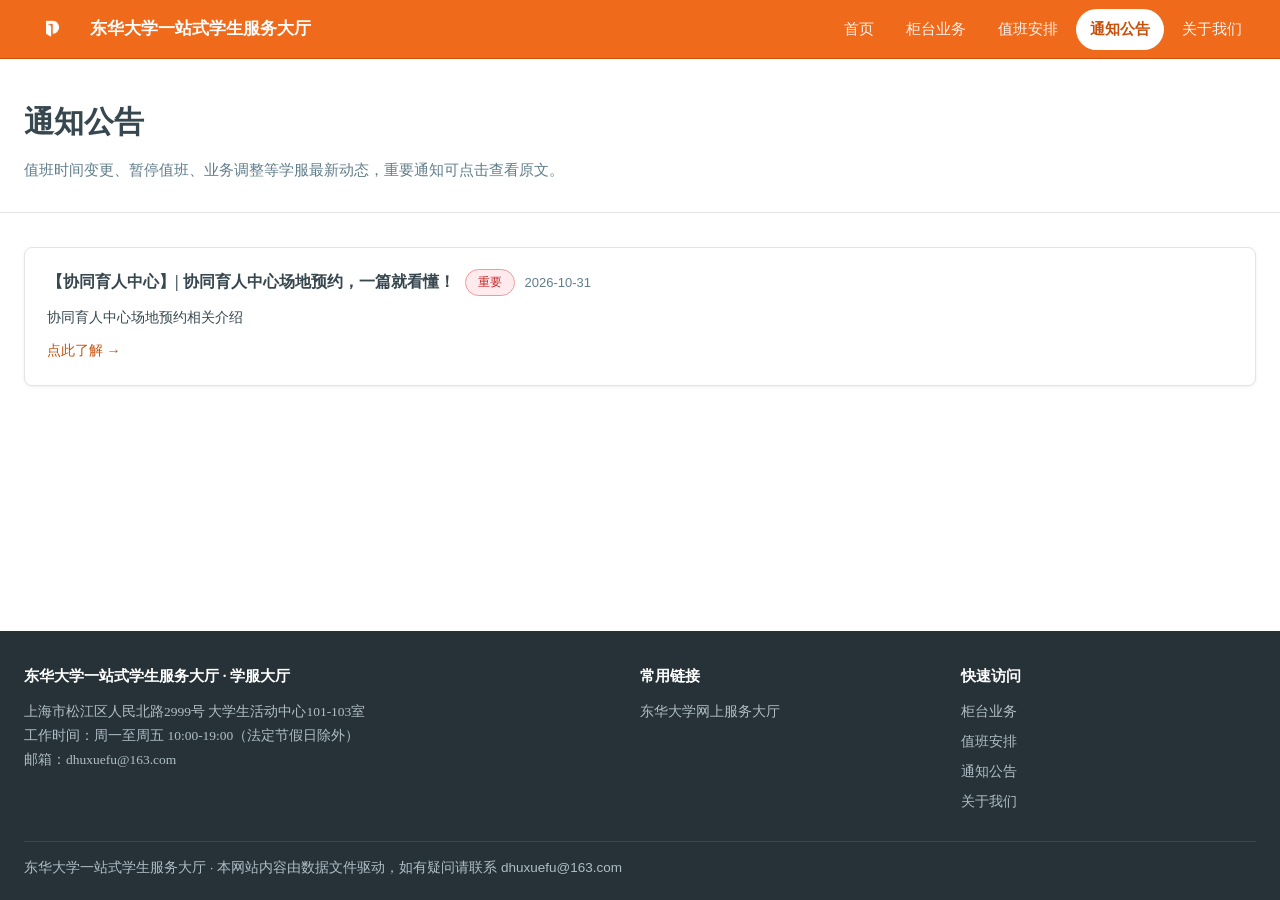
<file: notices.html>
<!DOCTYPE html>
<html lang="zh-CN">
<head>
<meta charset="UTF-8">
<meta name="viewport" content="width=device-width, initial-scale=1">
<title>通知公告 · 东华大学一站式学生服务大厅</title>
<link rel="stylesheet" href="assets/css/style.css">
<link rel="icon" href="data:image/svg+xml,%3Csvg xmlns='http://www.w3.org/2000/svg' viewBox='0 0 64 64'%3E%3Crect width='64' height='64' rx='14' fill='%23EF6A1A'/%3E%3Cpath d='M26 18h8a14 14 0 0 1 0 28h-8z' fill='%23fff'/%3E%3C/svg%3E">
</head>
<body data-page="notices" data-nav="notices">
<a class="skip" href="#main">跳到主要内容</a>

<header class="topbar">
  <div class="nav-inner">
    <a class="nav-logo" href="index.html">
      <img src="assets/img/logo-white.png" alt="东华大学一站式学生服务大厅 logo">
      <span class="nav-title">东华大学一站式学生服务大厅</span>
    </a>
    <button class="nav-toggle" aria-label="展开菜单" aria-expanded="false">
      <svg viewBox="0 0 24 24" width="22" height="22" fill="none" stroke="currentColor" stroke-width="2" stroke-linecap="round"><path d="M3 6h18M3 12h18M3 18h18"/></svg>
    </button>
    <nav class="nav-links" aria-label="主导航">
      <a data-nav="home" href="index.html">首页</a>
      <a data-nav="counters" href="counters.html">柜台业务</a>
      <a data-nav="schedule" href="schedule.html">值班安排</a>
      <a data-nav="notices" href="notices.html">通知公告</a>
      <a data-nav="about" href="about.html">关于我们</a>
    </nav>
  </div>
</header>

<main id="main">
  <section class="page-head">
    <div class="container">
      <h1>通知公告</h1>
      <p>值班时间变更、暂停值班、业务调整等学服最新动态，重要通知可点击查看原文。</p>
    </div>
  </section>

  <section class="section">
    <div class="container">
      <div id="notice-list"></div>
    </div>
  </section>
</main>

<footer>
  <div class="footer-inner">
    <div class="footer-grid">
      <div>
        <h4 id="foot-site">东华大学一站式学生服务大厅</h4>
        <p id="foot-meta"></p>
      </div>
      <div>
        <h4>常用链接</h4>
        <div id="foot-links" class="footer-links"></div>
      </div>
      <div>
        <h4>快速访问</h4>
        <div class="footer-links">
          <a href="counters.html">柜台业务</a>
          <a href="schedule.html">值班安排</a>
          <a href="notices.html">通知公告</a>
          <a href="about.html">关于我们</a>
        </div>
      </div>
    </div>
    <div class="footer-bottom">
      <p>东华大学一站式学生服务大厅 · 本网站内容由数据文件驱动，如有疑问请联系 <a href="mailto:dhuxuefu@163.com">dhuxuefu@163.com</a></p>
    </div>
  </div>
</footer>

<script src="assets/js/main.js"></script>
</body>
</html>
</file>
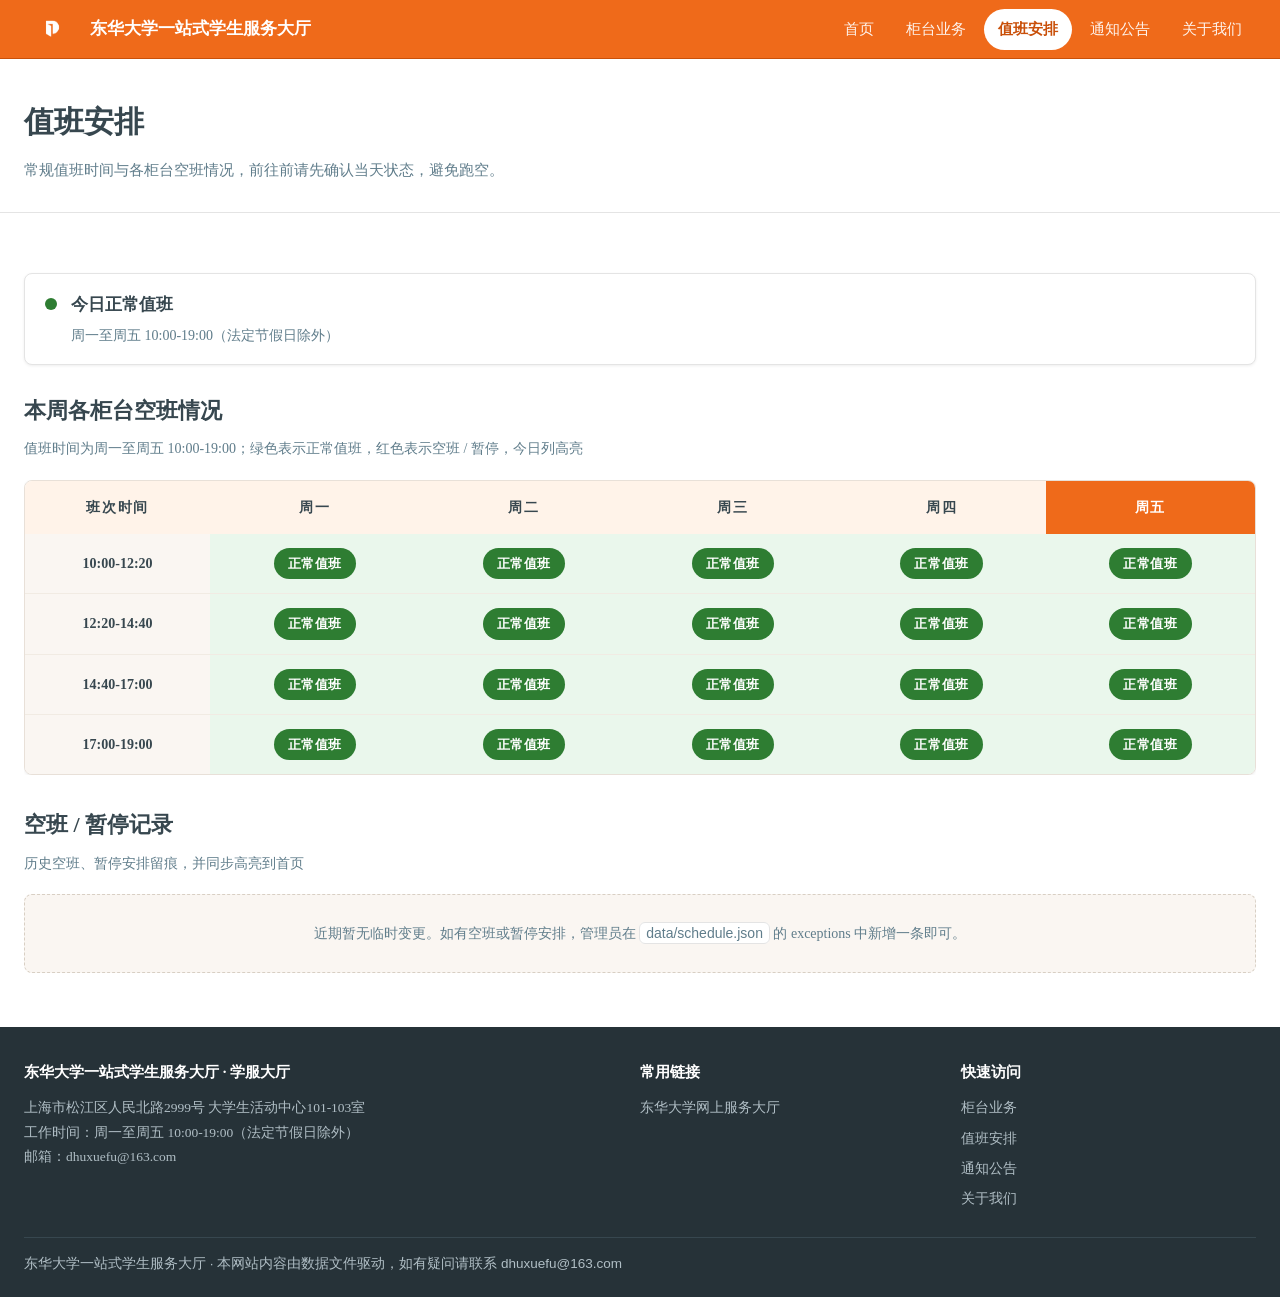
<file: schedule.html>
<!DOCTYPE html>
<html lang="zh-CN">
<head>
<meta charset="UTF-8">
<meta name="viewport" content="width=device-width, initial-scale=1">
<title>值班安排 · 东华大学一站式学生服务大厅</title>
<link rel="stylesheet" href="assets/css/style.css">
<link rel="icon" href="data:image/svg+xml,%3Csvg xmlns='http://www.w3.org/2000/svg' viewBox='0 0 64 64'%3E%3Crect width='64' height='64' rx='14' fill='%23EF6A1A'/%3E%3Cpath d='M26 18h8a14 14 0 0 1 0 28h-8z' fill='%23fff'/%3E%3C/svg%3E">
</head>
<body data-page="schedule" data-nav="schedule">
<a class="skip" href="#main">跳到主要内容</a>

<header class="topbar">
  <div class="nav-inner">
    <a class="nav-logo" href="index.html">
      <img src="assets/img/logo-white.png" alt="东华大学一站式学生服务大厅 logo">
      <span class="nav-title">东华大学一站式学生服务大厅</span>
    </a>
    <button class="nav-toggle" aria-label="展开菜单" aria-expanded="false">
      <svg viewBox="0 0 24 24" width="22" height="22" fill="none" stroke="currentColor" stroke-width="2" stroke-linecap="round"><path d="M3 6h18M3 12h18M3 18h18"/></svg>
    </button>
    <nav class="nav-links" aria-label="主导航">
      <a data-nav="home" href="index.html">首页</a>
      <a data-nav="counters" href="counters.html">柜台业务</a>
      <a data-nav="schedule" href="schedule.html">值班安排</a>
      <a data-nav="notices" href="notices.html">通知公告</a>
      <a data-nav="about" href="about.html">关于我们</a>
    </nav>
  </div>
</header>

<main id="main">
  <section class="page-head">
    <div class="container">
      <h1>值班安排</h1>
      <p>常规值班时间与各柜台空班情况，前往前请先确认当天状态，避免跑空。</p>
    </div>
  </section>

  <section class="section">
    <div class="container">
      <div id="today-banner"></div>

      <h2 class="section-title" style="margin-top:26px">本周各柜台空班情况</h2>
      <p class="section-sub">值班时间为周一至周五 10:00-19:00；绿色表示正常值班，红色表示空班 / 暂停，今日列高亮</p>
      <div class="table-scroll">
        <div id="shift-table"></div>
      </div>

      <h2 class="section-title" style="margin-top:30px">空班 / 暂停记录</h2>
      <p class="section-sub">历史空班、暂停安排留痕，并同步高亮到首页</p>
      <div id="exception-list"></div>
    </div>
  </section>
</main>

<footer>
  <div class="footer-inner">
    <div class="footer-grid">
      <div>
        <h4 id="foot-site">东华大学一站式学生服务大厅</h4>
        <p id="foot-meta"></p>
      </div>
      <div>
        <h4>常用链接</h4>
        <div id="foot-links" class="footer-links"></div>
      </div>
      <div>
        <h4>快速访问</h4>
        <div class="footer-links">
          <a href="counters.html">柜台业务</a>
          <a href="schedule.html">值班安排</a>
          <a href="notices.html">通知公告</a>
          <a href="about.html">关于我们</a>
        </div>
      </div>
    </div>
    <div class="footer-bottom">
      <p>东华大学一站式学生服务大厅 · 本网站内容由数据文件驱动，如有疑问请联系 <a href="mailto:dhuxuefu@163.com">dhuxuefu@163.com</a></p>
    </div>
  </div>
</footer>

<script src="assets/js/main.js"></script>
</body>
</html>
</file>
<file: assets/css/style.css>
/* =========================================================
   东华大学一站式学生服务大厅 · 全局样式
   视觉风格对齐东华环院课程攻略站（Material 风格 + 思源宋体系）
   ========================================================= */
:root{
  --brand:#EF6A1A;          /* 学服橙（主色） */
  --brand-dark:#C9500A;
  --brand-deep:#A8430A;
  --brand-light:#FFF3E9;    /* 浅橙底 */
  --brand-halo:rgba(239,106,26,.12);
  --ink:#37474F;            /* 主文字（蓝灰） */
  --muted:#607D8B;          /* 次要文字 */
  --line:#E4E4E4;           /* 分割线 */
  --paper:#FFFFFF;
  --warm:#FAF6F2;
  --ok:#2E7D32;             /* 值班 */
  --warn:#ED6C02;           /* 空班 */
  --bad:#C62828;            /* 暂停 */
  --radius:8px;             /* Material 系小圆角 */
  --shadow:0 1px 3px rgba(0,0,0,.07);
  --font:"Noto Serif SC","Source Han Serif SC","Source Han Serif CN","Songti SC","SimSun",serif;
  --font-ui:"Roboto","PingFang SC","Microsoft YaHei","Noto Sans SC",sans-serif;
}
*{box-sizing:border-box;margin:0;padding:0}
html{scroll-behavior:smooth}
body{
  font-family:var(--font);
  color:var(--ink);
  background:var(--paper);
  line-height:1.8;
  font-size:16px;
  -webkit-font-smoothing:antialiased;
  display:flex;flex-direction:column;min-height:100vh;
}
main{flex:1 0 auto;width:100%}
a{color:var(--brand-dark);text-decoration:none}
a:hover{color:var(--brand);text-decoration:underline}
img{max-width:100%;display:block}
.container{max-width:1400px;margin:0 auto;padding:0 24px}
.skip{position:absolute;left:-999px;top:0;background:var(--brand);color:#fff;padding:8px 14px;z-index:999}
.skip:focus{left:0}

/* ============ 顶部导航（学服橙底色 + 白色文字） ============ */
.topbar{
  position:sticky;top:0;z-index:100;
  background:var(--brand);
  border-bottom:1px solid var(--brand-dark);
}
.nav-inner{
  max-width:1400px;margin:0 auto;padding:8px 24px;
  display:flex;align-items:center;gap:14px;
}
.nav-logo{display:flex;align-items:center;gap:10px;min-width:0}
.nav-logo img{height:42px;width:auto;object-fit:contain}
.nav-logo .nav-title{color:#fff;font-weight:700;font-size:17px;white-space:nowrap;font-family:var(--font)}
.nav-links{display:flex;align-items:center;gap:4px;margin-left:auto;flex-wrap:wrap}
.nav-links a{
  color:rgba(255,255,255,.92);padding:7px 14px;border-radius:999px;
  font-size:15px;white-space:nowrap;font-family:var(--font);font-weight:500;
}
.nav-links a:hover{color:var(--brand-dark);background:#fff;text-decoration:none}
.nav-links a.active{background:#fff;color:var(--brand-dark);font-weight:700;text-decoration:none}
.nav-toggle{
  display:none;margin-left:auto;background:transparent;border:1px solid rgba(255,255,255,.65);
  color:#fff;border-radius:6px;padding:6px 10px;cursor:pointer;font-size:18px;line-height:1;
}
@media (max-width:820px){
  .nav-toggle{display:block}
  .nav-logo .nav-title{font-size:15px;max-width:210px;overflow:hidden;text-overflow:ellipsis}
  .nav-links{
    position:absolute;top:100%;left:0;right:0;background:var(--brand);
    flex-direction:column;align-items:stretch;display:none;padding:8px 16px;gap:2px;
    border-bottom:1px solid var(--brand-dark);box-shadow:0 8px 16px rgba(0,0,0,.15);
  }
  .nav-links.open{display:flex}
  .nav-links a{padding:12px 10px;border-radius:8px}
}

/* ============ 页首横幅 ============ */
.page-head{border-bottom:1px solid var(--line);background:var(--paper)}
.page-head .container{padding:36px 24px 28px}
.page-head h1{font-size:30px;color:var(--ink);font-weight:700}
.page-head p{color:var(--muted);margin-top:8px;font-size:15px}

/* ============ 首页 hero ============ */
.hero{background:var(--brand-light);border-bottom:1px solid var(--line)}
.hero .carousel{max-width:1460px;width:calc(100% - 48px);margin:24px auto 30px}
.hero-inner{
  max-width:1400px;margin:0 auto;padding:44px 24px 38px;
  display:flex;flex-direction:column;align-items:center;text-align:center;gap:14px;
}
.hero-logo{max-width:480px;width:100%;border-radius:24px;background:var(--brand);padding:20px 28px;box-shadow:var(--shadow)}
.hero h1{font-size:30px;color:var(--ink);font-weight:700}
.slogan{color:var(--brand-dark);font-size:17px;letter-spacing:3px;font-weight:600}
.hero-sub{color:var(--muted);font-size:15px}
.hero-cta{display:flex;gap:12px;flex-wrap:wrap;justify-content:center;margin-top:8px}
.btn{
  display:inline-flex;align-items:center;justify-content:center;gap:6px;
  background:var(--brand);color:#fff;border-radius:999px;padding:11px 26px;
  font-size:15px;font-weight:600;border:none;cursor:pointer;transition:background .15s;
  font-family:var(--font-ui);
}
.btn:hover{background:var(--brand-dark);color:#fff;text-decoration:none}
.btn.ghost{background:#fff;color:var(--brand-dark);border:1.5px solid var(--brand);}
.btn.ghost:hover{background:var(--brand-light)}

/* ============ 今日状态横幅 ============ */
.status-banner{
  border-radius:var(--radius);padding:16px 20px;margin:26px 0 0;
  display:flex;gap:14px;align-items:flex-start;text-align:left;
  background:var(--paper);border:1px solid var(--line);box-shadow:var(--shadow);
}
.status-banner .dot{width:12px;height:12px;border-radius:50%;margin-top:8px;flex:none}
.status-banner.is-open .dot{background:var(--ok)}
.status-banner.is-partial .dot{background:var(--warn)}
.status-banner.is-closed .dot{background:var(--bad)}
.status-banner h3{font-size:17px;color:var(--ink)}
.status-banner p{font-size:14px;color:var(--muted);margin-top:2px}
.status-banner .badges{display:flex;flex-wrap:wrap;gap:6px;margin-top:8px}
.badge{font-size:12px;padding:3px 12px;border-radius:999px;background:#fff;border:1px solid var(--line);color:var(--ink);font-family:var(--font-ui)}
.badge.ok{background:#E8F5E9;border-color:#A5D6A7;color:var(--ok)}
.badge.warn{background:#FFF3E0;border-color:#FFCC80;color:var(--warn)}
.badge.bad{background:#FFEBEE;border-color:#EF9A9A;color:var(--bad)}

/* ============ 区块 ============ */
.section{padding:34px 0 6px}
.section-title{font-size:22px;color:var(--ink);margin-bottom:6px;font-weight:700}
.section-sub{color:var(--muted);font-size:14px;margin-bottom:18px}

/* ============ 卡片 ============ */
.grid{display:grid;gap:18px}
.grid.cols-2{grid-template-columns:1fr}
.grid.cols-3{grid-template-columns:1fr}
@media (min-width:720px){
  .grid.cols-2{grid-template-columns:repeat(2,1fr)}
  .grid.cols-3{grid-template-columns:repeat(3,1fr)}
}
.card{
  background:#fff;border:1px solid var(--line);border-radius:var(--radius);
  padding:22px;box-shadow:var(--shadow);transition:box-shadow .15s,transform .15s;
}
a.card:hover{box-shadow:0 4px 14px rgba(0,0,0,.1);transform:translateY(-2px);text-decoration:none}
.card h3{font-size:18px;color:var(--ink);margin-bottom:4px;display:flex;align-items:center;gap:8px}
.card .card-dept{font-size:12px;color:var(--muted);margin-bottom:8px;font-family:var(--font)}
.card p{font-size:14px;color:var(--muted)}
.card .more{margin-top:10px;font-size:14px;color:var(--brand-dark);font-weight:600;font-family:var(--font)}

/* ============ 通知列表 ============ */
.notice-item{
  background:#fff;border:1px solid var(--line);border-radius:var(--radius);
  padding:20px 22px;margin-bottom:14px;box-shadow:var(--shadow);
}
.notice-item .n-head{display:flex;align-items:center;gap:10px;flex-wrap:wrap}
.notice-item .n-title{font-size:16px;font-weight:700}
.notice-item .n-date{font-size:13px;color:var(--muted);font-family:var(--font-ui)}
.tag{font-size:12px;padding:2px 12px;border-radius:999px;background:var(--brand-light);color:var(--brand-dark);border:1px solid #FFD9BF;font-family:var(--font-ui)}
.tag.hot{background:#FFEBEE;border-color:#EF9A9A;color:var(--bad)}
.notice-item .n-body{margin-top:8px;font-size:14px;color:var(--ink)}
.notice-item .n-link{margin-top:8px;display:inline-block;font-size:14px}
.empty{
  background:var(--warm);border:1px dashed #D8CFC4;border-radius:var(--radius);
  padding:26px;text-align:center;color:var(--muted);font-size:14px;
}
.empty code{background:#fff;padding:2px 6px;border-radius:6px;border:1px solid var(--line);font-family:var(--font-ui)}

/* ============ 值班页 ============ */
.today-card{background:#fff;border:1px solid var(--line);border-radius:var(--radius);padding:22px;box-shadow:var(--shadow)}
.today-card h3{font-size:17px;margin:18px 0 4px}
.week-row{display:flex;gap:6px;flex-wrap:wrap;margin-top:12px}
.day-cell{
  flex:1 1 90px;text-align:center;padding:10px 6px;border-radius:8px;background:var(--warm);
  border:1px solid var(--line);
}
.day-cell .d-name{font-size:13px;font-weight:700;font-family:var(--font-ui)}
.day-cell .d-state{font-size:12px;margin-top:2px;font-family:var(--font-ui)}
.day-cell.is-today{outline:2px solid var(--brand);outline-offset:2px;background:var(--brand-light)}
.day-cell .on{color:var(--ok)}
.day-cell .off{color:var(--muted)}
.shift-note{font-size:14px;color:var(--muted);background:var(--warm);border:1px dashed #D8CFC4;border-radius:8px;padding:10px 14px;margin-top:12px}
.counter-today{display:grid;gap:10px;grid-template-columns:1fr}
@media (min-width:720px){.counter-today{grid-template-columns:repeat(5,1fr)}}
.counter-today .ct-card{
  background:#fff;border:1px solid var(--line);border-radius:var(--radius);
  padding:14px 12px;text-align:center;box-shadow:var(--shadow);
}
.counter-today .ct-name{font-size:13px;font-weight:700;color:var(--ink);font-family:var(--font-ui)}
.counter-today .ct-dept{font-size:11px;color:var(--muted);margin-top:2px;font-family:var(--font-ui)}
.counter-today .ct-state{display:inline-block;margin-top:8px;font-size:12px;padding:3px 12px;border-radius:999px;font-family:var(--font-ui)}
.counter-today .ct-state.ok{background:#E8F5E9;color:var(--ok);border:1px solid #A5D6A7}
.counter-today .ct-state.warn{background:#FFF3E0;color:var(--warn);border:1px solid #FFCC80}
.counter-today .ct-state.off{background:#F5F5F5;color:var(--muted);border:1px solid var(--line)}
.counter-today .ct-note{font-size:12px;color:var(--muted);margin-top:6px}
.table-scroll{overflow-x:auto;-webkit-overflow-scrolling:touch}
.shift-grid{width:100%;min-width:560px;border-collapse:separate;border-spacing:0;background:#fff;border:1px solid #E8E0D8;border-radius:var(--radius);box-shadow:var(--shadow);overflow:hidden}
.shift-grid th,.shift-grid td{padding:14px 12px;text-align:center;font-size:15px;font-family:var(--font);border-bottom:1px solid #F1EBE3}
.shift-grid thead th{background:var(--brand-light);color:var(--ink);font-weight:700;font-family:"Source Han Serif SC","Noto Serif SC","Songti SC","SimSun",serif;font-size:14px;letter-spacing:.12em;border-bottom:2px solid var(--brand-soft)}
.shift-grid thead th.is-today{background:var(--brand);color:#fff}
.shift-grid td.is-today{background:#FFF8F0}
.shift-grid td.shift-time{background:var(--warm);font-family:"Source Han Serif SC","Noto Serif SC","Songti SC","SimSun",serif;white-space:nowrap;color:var(--ink);font-weight:700;font-size:14px;border-right:2px solid var(--brand-soft)}
.shift-grid tbody tr:last-child td{border-bottom:none}
.shift-grid td.cell-ok{background:#EAF7EC}
.shift-grid td.cell-bad{background:#FDEBEC}
.cell-tag{display:inline-block;font-size:13px;padding:4px 14px;border-radius:999px;font-family:"Source Han Serif SC","Noto Serif SC","Songti SC","SimSun",serif;white-space:nowrap;font-weight:700;letter-spacing:.04em}
.cell-tag.ok{background:#2E7D32;color:#fff}
.cell-tag.bad{background:#C62828;color:#fff}
.cell-note{display:block;font-size:12.5px;color:#B71C1C;margin-top:5px;font-family:var(--font)}
@media (max-width:560px){
  .shift-grid th,.shift-grid td{padding:11px 5px;font-size:13px}
  .shift-grid td.shift-time{font-size:12.5px}
  .cell-tag{font-size:12px;padding:3px 9px}
  .cell-note{font-size:11.5px}
}
.timeline{border-left:2px solid var(--brand);margin:20px 0 0 8px;padding-left:22px}
.timeline .t-item{position:relative;padding:0 0 20px}
.timeline .t-item::before{
  content:"";position:absolute;left:-28px;top:4px;width:12px;height:12px;border-radius:50%;
  background:var(--brand);border:2px solid #fff;box-shadow:0 0 0 2px var(--brand);
}
.timeline .t-date{font-size:13px;color:var(--brand-dark);font-weight:700;font-family:var(--font-ui)}
.timeline .t-title{font-size:15px;font-weight:600;margin-top:2px}
.timeline .t-note{font-size:13px;color:var(--muted);margin-top:2px}

/* ============ 柜台详情 ============ */
.counter-intro{
  background:var(--brand-light);border:1px solid #FFD9BF;border-radius:var(--radius);
  padding:18px 22px;margin-bottom:22px;
}
.counter-intro h2{font-size:18px;color:var(--brand-deep);margin-bottom:4px}
.counter-intro p{font-size:15px;color:var(--ink)}
.service-item{
  background:#fff;border:1px solid var(--line);border-radius:var(--radius);
  padding:20px 22px;margin-bottom:14px;box-shadow:var(--shadow);
}
.service-item h3{font-size:17px;color:var(--ink);display:flex;align-items:center;gap:10px}
.service-item .svc-no{
  width:26px;height:26px;flex:none;border-radius:6px;background:var(--brand-light);
  color:var(--brand-dark);font-size:13px;font-weight:700;display:inline-flex;align-items:center;justify-content:center;
  font-family:var(--font-ui);
}
.service-item .svc-desc{margin-top:6px;font-size:15px}
.tips{margin-top:10px;padding-left:2px;list-style:none}
.tips li{
  position:relative;padding-left:20px;font-size:14px;color:var(--muted);margin-top:6px;
}
.tips li::before{content:"•";position:absolute;left:4px;color:var(--brand);font-weight:700}
.tips-title{font-size:13px;font-weight:700;color:var(--brand-dark);margin-top:12px;font-family:var(--font)}
.counter-nav{
  display:flex;gap:8px;flex-wrap:wrap;margin-bottom:22px;
}
.counter-nav a{
  font-size:13px;padding:7px 16px;border-radius:999px;border:1px solid var(--line);background:#fff;color:var(--muted);
  font-family:var(--font-ui);
}
.counter-nav a:hover{border-color:var(--brand);color:var(--brand-dark);text-decoration:none}
.counter-nav a.active{background:var(--brand);border-color:var(--brand);color:#fff;font-weight:600}

/* ============ 关于页 ============ */
.about-block{background:#fff;border:1px solid var(--line);border-radius:var(--radius);padding:24px;box-shadow:var(--shadow)}
.about-block h3{color:var(--ink);font-size:18px;margin-bottom:12px}
.info-list{list-style:none}
.info-list li{padding:10px 0;border-bottom:1px dashed var(--line);font-size:15px}
.info-list li:last-child{border-bottom:none}
.info-list .k{color:var(--muted);display:inline-block;min-width:96px;font-family:var(--font)}
.info-list a{color:var(--brand-dark)}
.video-wrap{margin-top:14px}
.video-wrap video{width:100%;border-radius:var(--radius);background:#000}

/* ============ 轮播图 ============ */
.hidden{display:none !important}
.carousel{position:relative;border-radius:var(--radius);overflow:hidden;box-shadow:var(--shadow)}
.slide{display:none}
.slide.active{display:block}
.slide img{width:100%;height:360px;object-fit:cover}
.slide-cap{position:absolute;left:0;right:0;bottom:0;background:linear-gradient(transparent,rgba(0,0,0,.55));color:#fff;padding:32px 16px 12px;font-size:15px}
.carousel .nav-btn{
  position:absolute;top:50%;transform:translateY(-50%);z-index:5;
  width:44px;height:44px;border-radius:50%;border:none;cursor:pointer;
  background:rgba(255,255,255,.85);color:var(--brand-dark);
  display:flex;align-items:center;justify-content:center;
  box-shadow:var(--shadow);transition:background .15s,transform .15s;
}
.carousel .nav-btn:hover{background:#fff}
.carousel .nav-btn.prev{left:14px}
.carousel .nav-btn.next{right:14px}
.carousel .dots{position:absolute;bottom:14px;left:0;right:0;display:flex;gap:8px;justify-content:center;z-index:5}
.carousel .dots button{width:10px;height:10px;border-radius:50%;border:none;padding:0;cursor:pointer;background:rgba(255,255,255,.55);transition:background .15s,transform .15s}
.carousel .dots button.active{background:#fff;transform:scale(1.25)}
@media (max-width:560px){
  .slide img{height:220px}
  .carousel .nav-btn{width:36px;height:36px}
  .carousel .nav-btn.prev{left:8px}
  .carousel .nav-btn.next{right:8px}
}

/* ============ 页脚 ============ */
footer{background:#263238;color:#B0BEC5;margin-top:48px}
.footer-inner{max-width:1400px;margin:0 auto;padding:32px 24px 20px}
.footer-grid{display:grid;gap:26px;grid-template-columns:1fr}
@media (min-width:720px){.footer-grid{grid-template-columns:2fr 1fr 1fr}}
footer h4{color:#fff;font-size:15px;margin-bottom:10px;font-weight:600}
footer p,footer a{font-size:13.5px;color:#B0BEC5}
footer a:hover{color:#fff}
.footer-links{display:flex;flex-direction:column;gap:6px}
.footer-bottom{border-top:1px solid #37474F;margin-top:26px;padding-top:14px;font-size:12px;color:#8A979E;font-family:var(--font-ui)}

@media (max-width:560px){
  .section{padding:26px 0 4px}
  .page-head .container{padding:26px 20px 22px}
  .page-head h1{font-size:24px}
  .hero-inner{padding:32px 20px 28px}
  .hero h1{font-size:24px}
  .container{padding:0 18px}
}
</file>
